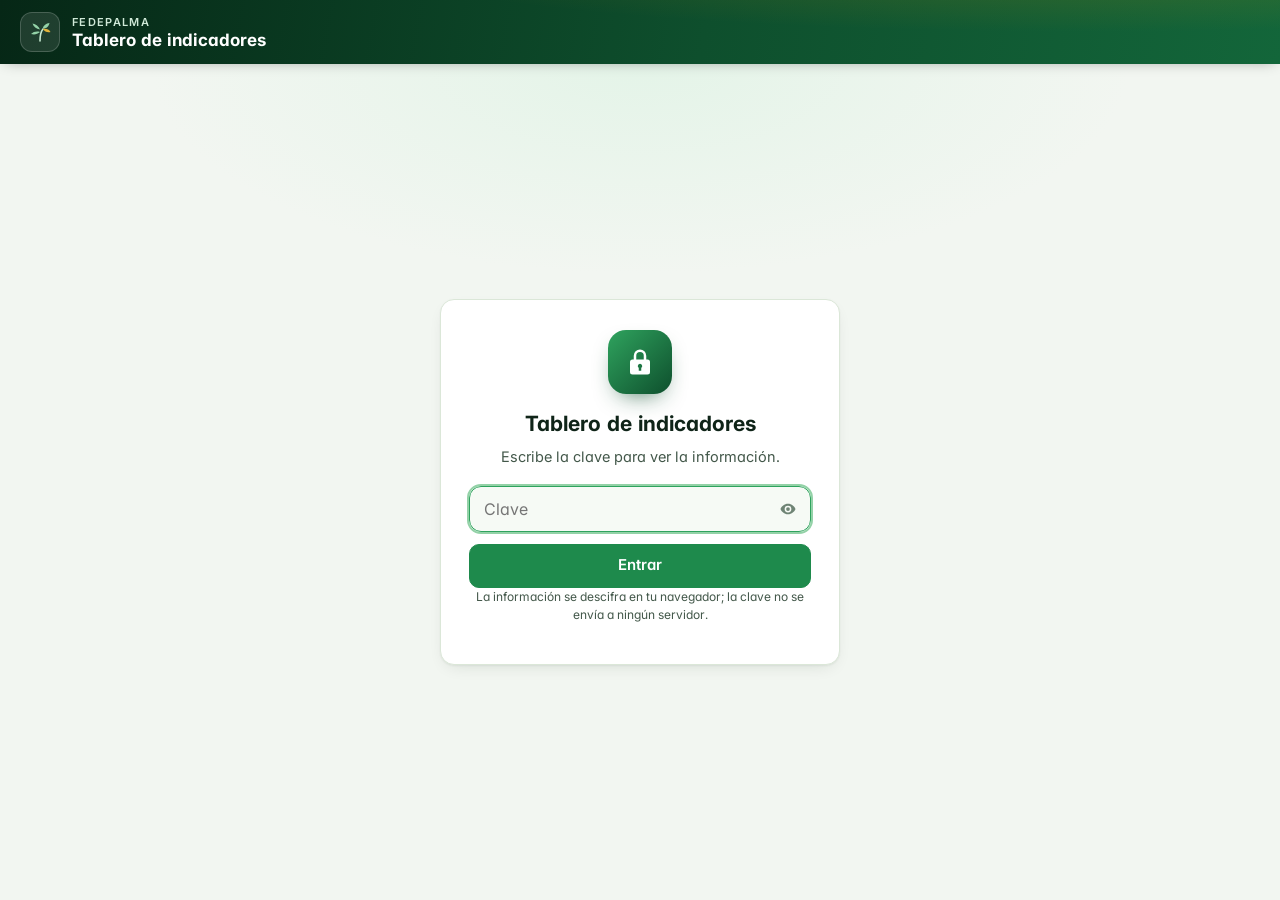
<file: index.html>
<!doctype html>
<html lang="es">
<head>
  <meta charset="utf-8">
  <meta name="viewport" content="width=device-width, initial-scale=1">
  <title>Tablero de indicadores</title>
  <meta name="description" content="Tablero interactivo construido a partir del archivo Excel: indicadores, gráficos, tablas por hoja y resumen de macros.">
  <meta name="theme-color" content="#0e4f2d">
  <link rel="icon" href="data:image/svg+xml,%3Csvg xmlns='http://www.w3.org/2000/svg' viewBox='0 0 24 24'%3E%3Crect width='24' height='24' rx='6' fill='%230e4f2d'/%3E%3Cpath d='M12 20c0-4.5.4-8 2.6-10.6' stroke='%23c4e7cf' stroke-width='1.6' fill='none' stroke-linecap='round'/%3E%3Cpath fill='%2393d2a7' d='M12 11.5c-3-1-5.6-.2-7.8 1.7 2.6.7 5.4.5 7.8-1.7zm0-2.3C10.8 6 8.5 4.3 5.5 3.8c.9 3 3.3 4.9 6.5 5.4zm2.4-.9C15.3 5.5 17.4 4 20.4 3.6c-.6 3-2.7 5-5.9 4.7z'/%3E%3C/svg%3E">
  <link rel="preconnect" href="https://fonts.googleapis.com">
  <link rel="preconnect" href="https://fonts.gstatic.com" crossorigin>
  <link href="https://fonts.googleapis.com/css2?family=Inter:wght@400;500;600;700;800&family=JetBrains+Mono:wght@400;600&display=swap" rel="stylesheet">
  <link rel="stylesheet" href="assets/css/styles.css">
</head>
<body>
  <header class="app-header">
    <div class="app-header__inner">
      <div class="brand">
        <div class="brand__mark" aria-hidden="true">
          <svg width="24" height="24" viewBox="0 0 24 24"><path d="M12 21c0-5 .5-9 3-12" fill="none" stroke="#c4e7cf" stroke-width="1.6" stroke-linecap="round"/><path fill="#93d2a7" d="M12 12c-3.5-1-6.5-.2-9 2 3 .8 6.2.6 9-2zm0-2.5C10.6 6 8 4 4.5 3.5c1 3.4 3.8 5.6 7.5 6zm2.6-1C15.6 5.2 18 3.4 21.5 3c-.7 3.5-3.1 5.8-6.9 5.5z"/><path fill="#e2b33a" d="M15 9c3.4-.6 6 .6 7.5 3-3.1.7-5.8-.3-7.5-3z"/></svg>
        </div>
        <div class="brand__text">
          <div class="brand__org" id="brand-org">Sector palmero</div>
          <div class="brand__title" id="brand-title">Tablero de indicadores</div>
        </div>
      </div>
      <div class="header-spacer"></div>
      <div class="file-chip" id="file-chip" hidden></div>
      <div class="header-actions">
        <button class="btn btn--gold" data-action="upload" type="button" title="Cargar una nueva versión del Excel">
          <svg width="16" height="16" viewBox="0 0 24 24" fill="currentColor" aria-hidden="true"><path d="M5 20h14v-2H5v2zM12 3 6.5 8.5l1.4 1.4L11 6.8V16h2V6.8l3.1 3.1 1.4-1.4L12 3z"/></svg>
          <span class="btn-label">Subir Excel</span>
        </button>
        <button class="icon-btn" id="btn-palette" type="button" aria-pressed="false">
          <svg width="18" height="18" viewBox="0 0 24 24" fill="currentColor" aria-hidden="true"><path d="M12 3a9 9 0 0 0 0 18c.8 0 1.5-.7 1.5-1.5 0-.4-.1-.7-.4-1-.2-.3-.4-.6-.4-1 0-.8.7-1.5 1.5-1.5H16a5 5 0 0 0 5-5c0-4.4-4-8-9-8zm-5.5 9a1.5 1.5 0 1 1 0-3 1.5 1.5 0 0 1 0 3zm3-4a1.5 1.5 0 1 1 0-3 1.5 1.5 0 0 1 0 3zm5 0a1.5 1.5 0 1 1 0-3 1.5 1.5 0 0 1 0 3zm3 4a1.5 1.5 0 1 1 0-3 1.5 1.5 0 0 1 0 3z"/></svg>
        </button>
        <button class="icon-btn" id="btn-print" type="button" title="Imprimir o guardar en PDF" aria-label="Imprimir o guardar en PDF">
          <svg width="18" height="18" viewBox="0 0 24 24" fill="currentColor" aria-hidden="true"><path d="M7 3h10v4H7zM5 8h14a2 2 0 0 1 2 2v6h-4v4H7v-4H3v-6a2 2 0 0 1 2-2zm4 7v3h6v-3H9z"/></svg>
        </button>
        <button class="icon-btn" id="btn-theme" type="button"></button>
        <button class="icon-btn" id="btn-lock" type="button" title="Bloquear el tablero" aria-label="Bloquear el tablero" hidden>
          <svg width="18" height="18" viewBox="0 0 24 24" fill="currentColor" aria-hidden="true"><path d="M12 2a5 5 0 0 1 5 5v3h1a2 2 0 0 1 2 2v8a2 2 0 0 1-2 2H6a2 2 0 0 1-2-2v-8a2 2 0 0 1 2-2h1V7a5 5 0 0 1 5-5zm0 2a3 3 0 0 0-3 3v3h6V7a3 3 0 0 0-3-3zm0 9.5a1.75 1.75 0 0 0-1 3.19V19h2v-2.31a1.75 1.75 0 0 0-1-3.19z"/></svg>
        </button>
      </div>
    </div>
  </header>

  <input type="file" id="file-input" accept=".xlsx,.xlsm,.xlsb,.xls,.xltx,.xltm,application/vnd.openxmlformats-officedocument.spreadsheetml.sheet,application/vnd.ms-excel.sheet.macroEnabled.12,application/vnd.ms-excel" hidden>

  <!-- Acceso con clave -->
  <section id="lock" class="lock" hidden>
    <form class="card lock__card" id="lock-form" autocomplete="off">
      <div class="lock__icon" aria-hidden="true">
        <svg width="30" height="30" viewBox="0 0 24 24" fill="currentColor"><path d="M12 2a5 5 0 0 1 5 5v3h1a2 2 0 0 1 2 2v8a2 2 0 0 1-2 2H6a2 2 0 0 1-2-2v-8a2 2 0 0 1 2-2h1V7a5 5 0 0 1 5-5zm0 2a3 3 0 0 0-3 3v3h6V7a3 3 0 0 0-3-3zm0 9.5a1.75 1.75 0 0 0-1 3.19V19h2v-2.31a1.75 1.75 0 0 0-1-3.19z"/></svg>
      </div>
      <h1 id="lock-title">Tablero protegido</h1>
      <p>Escribe la clave para ver la información.</p>
      <label class="sr-only" for="lock-pass">Clave</label>
      <div class="lock__field">
        <input id="lock-pass" type="password" placeholder="Clave" autocomplete="current-password" required>
        <button type="button" class="lock__eye" id="lock-eye" aria-label="Mostrar la clave" title="Mostrar la clave">
          <svg width="18" height="18" viewBox="0 0 24 24" fill="currentColor" aria-hidden="true"><path d="M12 5c5 0 8.7 3.6 10 7-1.3 3.4-5 7-10 7S3.3 15.4 2 12c1.3-3.4 5-7 10-7zm0 2.5A4.5 4.5 0 1 0 16.5 12 4.5 4.5 0 0 0 12 7.5zm0 2A2.5 2.5 0 1 1 9.5 12 2.5 2.5 0 0 1 12 9.5z"/></svg>
        </button>
      </div>
      <button class="btn btn--primary lock__btn" type="submit" id="lock-btn">Entrar</button>
      <div class="lock__error" id="lock-error" role="alert" hidden></div>
      <p class="lock__note">La información se descifra en tu navegador; la clave no se envía a ningún servidor.</p>
    </form>
  </section>

  <!-- Estado inicial: sin archivo -->
  <section id="empty" class="empty" hidden>
    <svg width="64" height="64" viewBox="0 0 24 24" aria-hidden="true"><rect width="24" height="24" rx="7" fill="var(--brand-100)"/><path d="M12 20c0-4.5.4-8 2.6-10.6" stroke="var(--brand-600)" stroke-width="1.5" fill="none" stroke-linecap="round"/><path fill="var(--brand-500)" d="M12 11.5c-3-1-5.6-.2-7.8 1.7 2.6.7 5.4.5 7.8-1.7zm0-2.3C10.8 6 8.5 4.3 5.5 3.8c.9 3 3.3 4.9 6.5 5.4zm2.4-.9C15.3 5.5 17.4 4 20.4 3.6c-.6 3-2.7 5-5.9 4.7z"/><path fill="var(--gold)" d="M14.6 8.6c3-.5 5.3.5 6.6 2.6-2.7.6-5.1-.2-6.6-2.6z"/></svg>
    <h1>Carga el Excel para ver el tablero</h1>
    <p>La página lee el archivo directamente en tu navegador (no se envía a ningún servidor): replica los gráficos de la hoja <b>Dashboard</b>, crea una sección por cada hoja con datos y resume lo que hacen las macros.</p>
    <div class="dropzone" id="dropzone" role="button" tabindex="0" aria-label="Seleccionar archivo de Excel">
      <svg width="34" height="34" viewBox="0 0 24 24" fill="var(--brand-600)" aria-hidden="true"><path d="M5 20h14v-2H5v2zM12 3 6.5 8.5l1.4 1.4L11 6.8V16h2V6.8l3.1 3.1 1.4-1.4L12 3z"/></svg>
      <div><b>Arrastra aquí el archivo</b> o haz clic para buscarlo</div>
      <div class="muted" style="font-size:12.5px;margin-top:4px">.xlsm, .xlsx o .xls</div>
    </div>
    <div class="features">
      <div class="card feature"><b>Gráficos del Dashboard</b><span>Mismo tipo, series y orden que en Excel, en tonos verdes o con los colores originales.</span></div>
      <div class="card feature"><b>Una sección por hoja</b><span>Indicadores con variación, gráfico configurable y tabla con búsqueda y descarga.</span></div>
      <div class="card feature"><b>Macros explicadas</b><span>Qué hace cada macro, qué hojas usa y a dónde llevaban sus botones.</span></div>
      <div class="card feature"><b>Se actualiza sola</b><span>Sube la nueva versión del archivo y todo el tablero se recalcula.</span></div>
    </div>
  </section>

  <!-- Aplicación -->
  <div id="app" class="layout" hidden>
    <aside class="sidebar" aria-label="Secciones">
      <nav class="nav" id="nav"></nav>
      <div class="sidebar__foot">
        Datos de <b id="foot-file">—</b>.<br>
        Para actualizar, usa <a href="#" data-action="upload" onclick="event.preventDefault()">Subir Excel</a>.
      </div>
    </aside>
    <main id="content" tabindex="-1"></main>
  </div>

  <div class="drop-overlay" id="drop-overlay" hidden><div>Suelta el Excel para actualizar el tablero</div></div>

  <script src="assets/vendor/xlsx.full.min.js"></script>
  <script src="assets/vendor/jszip.min.js"></script>
  <script src="assets/vendor/chart.umd.min.js"></script>
  <script src="assets/js/cifrado.js"></script>
  <script src="assets/js/correcciones.js"></script>
  <script src="assets/js/emf.js"></script>
  <script src="assets/js/ooxml.js"></script>
  <script src="assets/js/analysis.js"></script>
  <script src="assets/js/vba.js"></script>
  <script src="assets/js/app.js"></script>
</body>
</html>
</file>
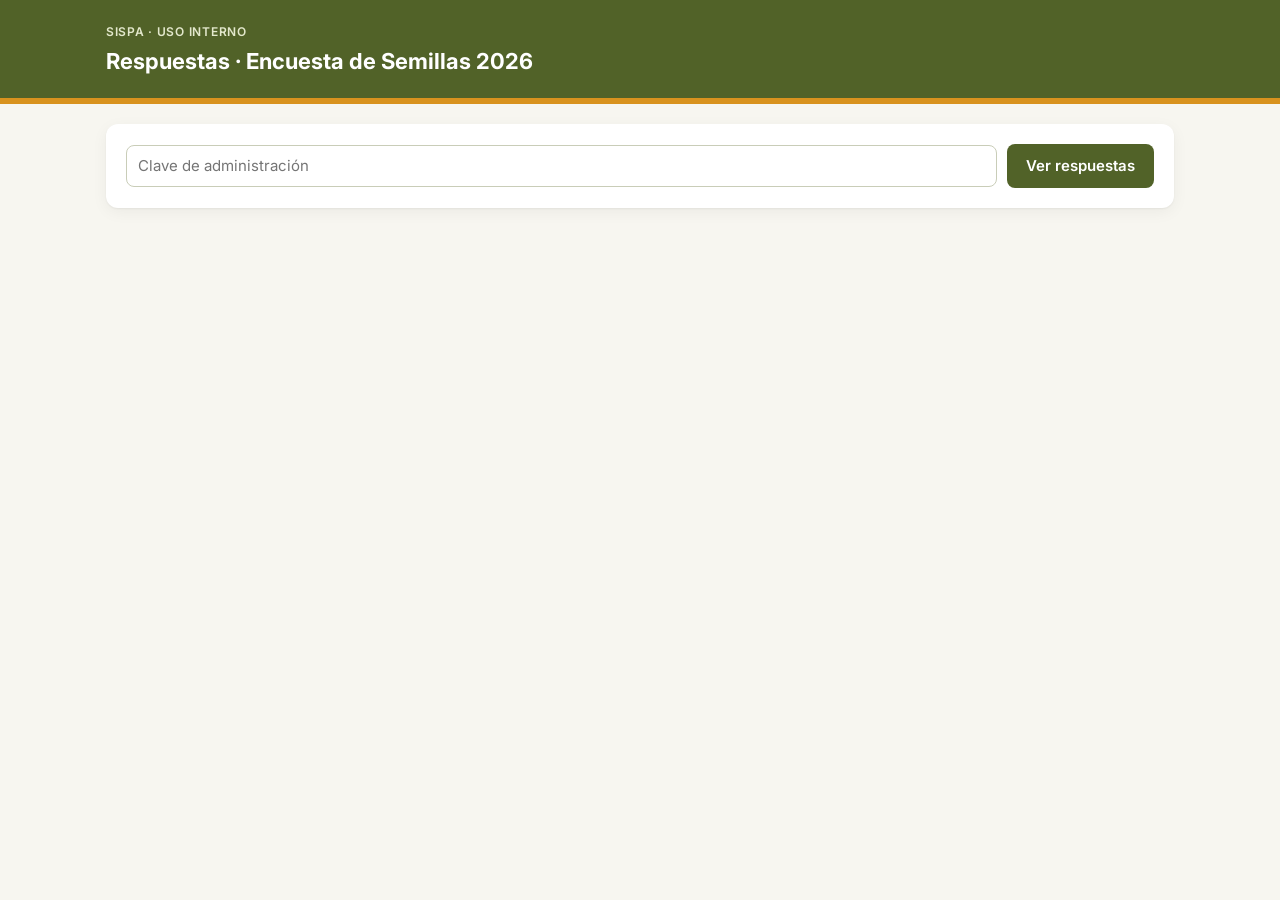
<file: admin-semillas.html>
<!doctype html>
<html lang="es">
<head>
  <meta charset="utf-8">
  <meta name="viewport" content="width=device-width, initial-scale=1">
  <meta name="robots" content="noindex, nofollow">
  <title>Respuestas Encuesta de Semillas</title>
  <meta name="theme-color" content="#516228">
  <link rel="preconnect" href="https://fonts.googleapis.com">
  <link rel="preconnect" href="https://fonts.gstatic.com" crossorigin>
  <link href="https://fonts.googleapis.com/css2?family=Inter:wght@400;500;600;700;800&display=swap" rel="stylesheet">
  <style>
    :root { --olive: #516228; --olive-dark: #3b4a1c; --olive-mid: #9aa259; --olive-soft: #eef1e3; --ochre: #d8921e;
      --bg: #f7f6f0; --text: #2b2f22; --muted: #5f6650; --line: #dcdfcf; --error: #b3261e; }
    * { box-sizing: border-box; }
    body { margin: 0; background: var(--bg); color: var(--text); font: 15px/1.5 Inter, system-ui, sans-serif; }
    [hidden] { display: none !important; }
    header { background: var(--olive); color: #fff; border-bottom: 6px solid var(--ochre); }
    header div { max-width: 1100px; margin: 0 auto; padding: 20px 16px; }
    header small { color: #e3e8cc; text-transform: uppercase; letter-spacing: .06em; font-weight: 600; font-size: 12px; }
    header h1 { margin: 2px 0 0; font-size: 22px; }
    main { max-width: 1100px; margin: 0 auto; padding: 20px 16px 48px; }
    .panel { background: #fff; border-radius: 12px; box-shadow: 0 1px 2px rgba(0,0,0,.05), 0 4px 16px rgba(0,0,0,.05); padding: 20px; margin-bottom: 16px; }
    .row { display: flex; gap: 10px; flex-wrap: wrap; align-items: center; }
    input[type=password] { font: inherit; border: 1px solid #c9cdb8; border-radius: 8px; padding: 9px 11px; min-height: 42px; flex: 1 1 240px; }
    .btn { font: inherit; font-weight: 600; border-radius: 8px; padding: 10px 18px; min-height: 42px; cursor: pointer; border: 1px solid transparent; }
    .btn--primary { background: var(--olive); color: #fff; }
    .btn--accent { background: var(--ochre); color: #2b2008; }
    .btn--ghost { background: #fff; border-color: #c9cdb8; color: var(--olive-dark); }
    .error { color: var(--error); margin: 10px 0 0; }
    .stats { display: grid; grid-template-columns: repeat(auto-fit, minmax(170px, 1fr)); gap: 10px; margin-bottom: 16px; }
    .stat { background: var(--olive-soft); border-radius: 10px; padding: 12px 14px; }
    .stat b { display: block; font-size: 22px; color: var(--olive-dark); }
    .stat span { font-size: 12.5px; color: var(--muted); }
    .check { display: inline-flex; gap: 8px; align-items: center; }
    .check input { accent-color: var(--olive); width: 18px; height: 18px; }
    .wrap { overflow-x: auto; }
    table { width: 100%; border-collapse: collapse; font-size: 13.5px; }
    th, td { text-align: left; padding: 8px; border-bottom: 1px solid var(--line); white-space: nowrap; }
    th { color: var(--muted); font-weight: 600; }
    tr.old td { color: #9aa08a; }
  </style>
</head>
<body>
  <header><div><small>SISPA · Uso interno</small><h1>Respuestas · Encuesta de Semillas 2026</h1></div></header>
  <main>
    <div class="panel" id="login">
      <form class="row" id="login-form">
        <input type="password" id="clave" placeholder="Clave de administración" autocomplete="current-password" required>
        <button class="btn btn--primary" type="submit">Ver respuestas</button>
      </form>
      <p class="error" id="login-error" hidden></p>
    </div>

    <div id="datos" hidden>
      <div class="stats" id="stats"></div>
      <div class="panel">
        <div class="row" style="justify-content:space-between">
          <label class="check"><input type="checkbox" id="solo-ultimo" checked> Solo el envío más reciente de cada NIT</label>
          <div class="row">
            <button class="btn btn--ghost" id="actualizar" type="button">Actualizar</button>
            <button class="btn btn--accent" id="excel" type="button">Descargar Excel</button>
            <button class="btn btn--ghost" id="salir" type="button">Salir</button>
          </div>
        </div>
      </div>
      <div class="panel">
        <h2 style="margin:0 0 10px;font-size:17px;color:var(--olive-dark)">Envíos recibidos</h2>
        <div class="wrap"><table><thead><tr><th>Recibido (hora Colombia)</th><th>Radicado</th><th>NIT</th><th>Empresa</th><th>Actividad</th><th>Materiales</th><th>Ventas</th><th>Diligenció</th></tr></thead><tbody id="tabla"></tbody></table></div>
      </div>
    </div>
  </main>

  <script src="assets/vendor/xlsx.full.min.js"></script>
  <script>
  (function () {
    'use strict';
    var KEY = 'admin-semillas-clave';
    var $ = function (s) { return document.querySelector(s); };
    var data = null;

    function getClave() { try { return sessionStorage.getItem(KEY) || ''; } catch (e) { return ''; } }
    function setClave(v) { try { if (v) sessionStorage.setItem(KEY, v); else sessionStorage.removeItem(KEY); } catch (e) { /* sin almacenamiento */ } }
    function esc(s) { return String(s == null ? '' : s).replace(/[&<>"]/g, function (c) { return { '&': '&amp;', '<': '&lt;', '>': '&gt;', '"': '&quot;' }[c]; }); }
    function hora(utc) { return utc ? new Date(utc.replace(' ', 'T') + 'Z').toLocaleString('es-CO', { timeZone: 'America/Bogota' }) : ''; }
    var fmt = new Intl.NumberFormat('es-CO');

    function cargar(clave) {
      $('#login-error').hidden = true;
      return fetch('api/exportar', { headers: { authorization: 'Bearer ' + clave } })
        .then(function (r) { return r.json().catch(function () { return { ok: false, error: 'Respuesta inesperada (' + r.status + ').' }; }); })
        .then(function (res) {
          if (!res.ok) throw new Error(res.error || 'No se pudo cargar.');
          setClave(clave);
          data = res;
          $('#login').hidden = true;
          $('#datos').hidden = false;
          render();
        })
        .catch(function (err) {
          setClave('');
          $('#login').hidden = false;
          $('#datos').hidden = true;
          $('#login-error').textContent = err.message;
          $('#login-error').hidden = false;
        });
    }

    // The newest envío per NIT supersedes earlier ones (a company re-sends to correct data).
    function vigentes() {
      var ultimo = {};
      data.envios.forEach(function (e) { ultimo[e.nit] = e.id; });
      return ultimo;
    }
    function filtrados() {
      if (!$('#solo-ultimo').checked) return data;
      var ult = vigentes();
      var ok = function (x) { return ult[x.nit] === (x.envio_id || x.id); };
      return { envios: data.envios.filter(ok), materiales: data.materiales.filter(ok), ventas: data.ventas.filter(ok) };
    }

    function render() {
      var d = filtrados();
      var ult = vigentes();
      var empresas = Object.keys(ult).length;
      var cuenta = function (list, id) { return list.filter(function (x) { return x.envio_id === id; }).length; };
      var sum = function (list) { return list.reduce(function (a, x) { return a + (x.cantidad || 0); }, 0); };
      $('#stats').innerHTML = [
        [empresas, 'Empresas (NIT distintos)'],
        [data.envios.length, 'Envíos recibidos en total'],
        [d.envios.filter(function (e) { return e.actividad === 'No'; }).length, 'Empresas sin actividad'],
        [d.materiales.length, 'Registros de materiales'],
        [d.ventas.length, 'Ventas registradas'],
        [fmt.format(sum(d.ventas)), 'Semillas vendidas'],
      ].map(function (s) { return '<div class="stat"><b>' + s[0] + '</b><span>' + s[1] + '</span></div>'; }).join('');
      $('#tabla').innerHTML = data.envios.slice().reverse().map(function (e) {
        return '<tr class="' + (ult[e.nit] === e.id ? '' : 'old') + '"><td>' + esc(hora(e.recibido)) + '</td><td>' + esc(e.id) + '</td><td>' + esc(e.nit) +
          '</td><td>' + esc(e.empresa) + '</td><td>' + esc(e.actividad) + '</td><td>' + cuenta(data.materiales, e.id) +
          '</td><td>' + cuenta(data.ventas, e.id) + '</td><td>' + esc(e.dil) + '</td></tr>';
      }).join('') || '<tr><td colspan="8">Aún no hay respuestas.</td></tr>';
    }

    function excel() {
      var d = filtrados();
      var ult = vigentes();
      var mapE = function (e) {
        return { 'Radicado': e.id, 'Recibido (hora Colombia)': hora(e.recibido), 'Envío vigente': ult[e.nit] === e.id ? 'Sí' : 'No',
          'NIT': e.nit, 'Empresa': e.empresa, 'Representante legal': e.rep, 'Identificación representante': e.rep_id,
          'Teléfono': e.tel, 'Celular': e.cel, 'Fax': e.fax, 'Dirección': e.direccion, 'Ciudad': e.ciudad,
          'Diligenciado por': e.dil, 'Cargo': e.cargo, 'Correo': e.correo, 'Fecha declarada': e.fecha,
          'Reporta actividad': e.actividad, 'Observaciones': e.obs, 'Declaración': e.declaracion ? 'Acepto' : '' };
      };
      var mapM = function (m) {
        return { 'Radicado': m.envio_id, 'NIT': m.nit, 'Empresa': m.empresa, 'N°': m.n, 'Categoría': m.categoria, 'Material': m.material,
          'Cantidad bruta': m.cantidad, 'Densidad sugerida (palmas/ha)': m.densidad, 'Descarte sugerido (%)': m.descarte, 'Año': m.anio,
          'Edad (meses)': m.edad, 'Municipio de siembra': m.municipio, 'Hectáreas sembradas': m.hectareas, 'Observaciones': m.obs };
      };
      var mapV = function (v) {
        return { 'Radicado': v.envio_id, 'NIT vendedor': v.nit, 'Empresa vendedora': v.empresa, 'N°': v.n, 'Año': v.anio,
          'Comprador': v.comprador, 'Identificación comprador': v.comprador_id, 'Teléfono comprador': v.telefono, 'Material': v.material,
          'Cantidad bruta': v.cantidad, 'Departamento destino': v.departamento, 'Municipio destino': v.municipio,
          'Tipo de comprador': v.tipo, 'Observaciones': v.obs };
      };
      var wb = XLSX.utils.book_new();
      // Headers come from mapping an empty record, so sheets without rows still have their columns.
      [[d.envios, mapE, 'Empresas'], [d.materiales, mapM, 'Inventario y uso'], [d.ventas, mapV, 'Ventas']].forEach(function (s) {
        var header = Object.keys(s[1]({}));
        var ws = XLSX.utils.json_to_sheet(s[0].map(s[1]), { header: header });
        ws['!cols'] = header.map(function (h) { return { wch: Math.max(12, Math.min(40, h.length + 4)) }; });
        XLSX.utils.book_append_sheet(wb, ws, s[2]);
      });
      XLSX.writeFile(wb, 'Encuesta_Semillas_2026_respuestas_' + new Date().toISOString().slice(0, 10) + '.xlsx');
    }

    $('#login-form').addEventListener('submit', function (ev) { ev.preventDefault(); cargar($('#clave').value); });
    $('#actualizar').addEventListener('click', function () { cargar(getClave()); });
    $('#excel').addEventListener('click', excel);
    $('#solo-ultimo').addEventListener('change', render);
    $('#salir').addEventListener('click', function () { setClave(''); location.reload(); });
    if (getClave()) cargar(getClave());
  })();
  </script>
</body>
</html>
</file>
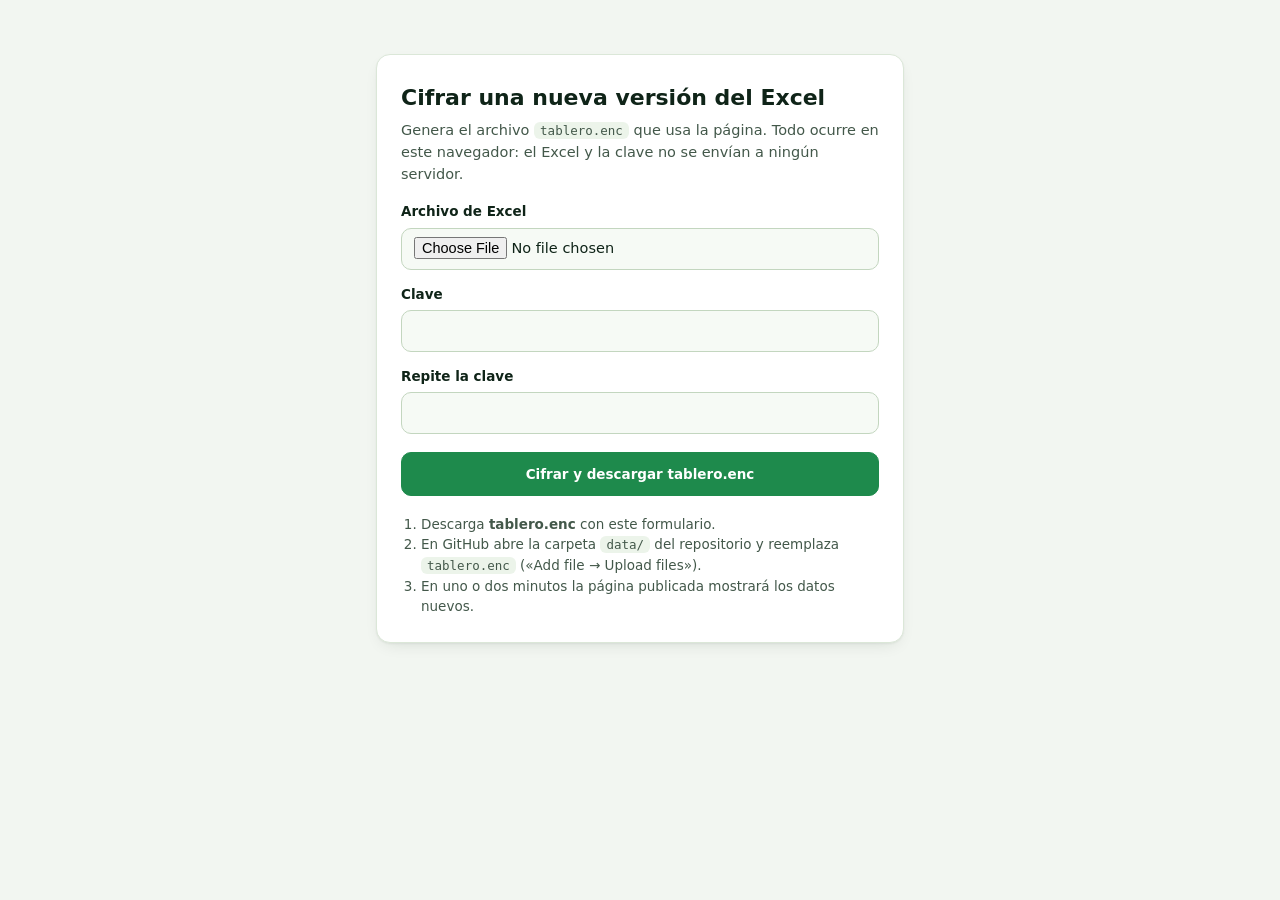
<file: cifrar.html>
<!doctype html>
<html lang="es">
<head>
  <meta charset="utf-8">
  <meta name="viewport" content="width=device-width, initial-scale=1">
  <title>Cifrar Excel del tablero</title>
  <meta name="robots" content="noindex">
  <link rel="stylesheet" href="assets/css/styles.css">
  <style>
    .tool { max-width: 560px; margin: 6vh auto; padding: 0 16px; }
    .tool .card { padding: 26px 24px; }
    .tool h1 { font-size: 22px; margin: 0 0 6px; }
    .tool p { color: var(--text-2); margin: 0 0 16px; }
    .tool label { display: block; font-weight: 600; font-size: 13.5px; margin: 14px 0 6px; }
    .tool input[type=password], .tool input[type=file] { width: 100%; height: 42px; padding: 8px 12px; border-radius: 10px; border: 1px solid var(--border-strong); background: var(--surface-2); }
    .tool .btn { margin-top: 18px; width: 100%; height: 44px; }
    .tool .msg { margin-top: 14px; font-size: 13.5px; }
    .tool ol { color: var(--text-2); padding-left: 20px; margin: 18px 0 0; font-size: 13.5px; }
  </style>
</head>
<body>
  <main class="tool">
    <form class="card" id="f">
      <h1>Cifrar una nueva versión del Excel</h1>
      <p>Genera el archivo <code class="inline">tablero.enc</code> que usa la página. Todo ocurre en este navegador: el Excel y la clave no se envían a ningún servidor.</p>
      <label for="file">Archivo de Excel</label>
      <input id="file" type="file" accept=".xlsx,.xlsm,.xlsb,.xls" required>
      <label for="p1">Clave</label>
      <input id="p1" type="password" autocomplete="new-password" required>
      <label for="p2">Repite la clave</label>
      <input id="p2" type="password" autocomplete="new-password" required>
      <button class="btn btn--primary" type="submit" id="go">Cifrar y descargar tablero.enc</button>
      <div class="msg" id="msg" role="status"></div>
      <ol>
        <li>Descarga <b>tablero.enc</b> con este formulario.</li>
        <li>En GitHub abre la carpeta <code class="inline">data/</code> del repositorio y reemplaza <code class="inline">tablero.enc</code> («Add file → Upload files»).</li>
        <li>En uno o dos minutos la página publicada mostrará los datos nuevos.</li>
      </ol>
    </form>
  </main>
  <script src="assets/js/cifrado.js"></script>
  <script>
    document.getElementById('f').addEventListener('submit', async (e) => {
      e.preventDefault();
      const msg = document.getElementById('msg'), go = document.getElementById('go');
      const file = document.getElementById('file').files[0];
      const p1 = document.getElementById('p1').value, p2 = document.getElementById('p2').value;
      if (p1 !== p2) { msg.textContent = 'Las claves no coinciden.'; return; }
      go.disabled = true;
      msg.textContent = 'Cifrando…';
      try {
        const enc = await Cifrado.encrypt(await file.arrayBuffer(), file.name, p1);
        const check = await Cifrado.decrypt(enc, p1);
        if (check.buffer.byteLength !== file.size) throw new Error('La verificación falló.');
        const a = document.createElement('a');
        a.href = URL.createObjectURL(new Blob([enc], { type: 'application/octet-stream' }));
        a.download = 'tablero.enc';
        a.click();
        setTimeout(() => URL.revokeObjectURL(a.href), 4000);
        msg.textContent = 'Listo: se descargó tablero.enc (' + (enc.length / 1048576).toFixed(1).replace('.', ',') + ' MB). Súbelo a la carpeta data/.';
      } catch (err) {
        msg.textContent = 'No se pudo cifrar: ' + err.message;
      } finally {
        go.disabled = false;
      }
    });
  </script>
</body>
</html>
</file>
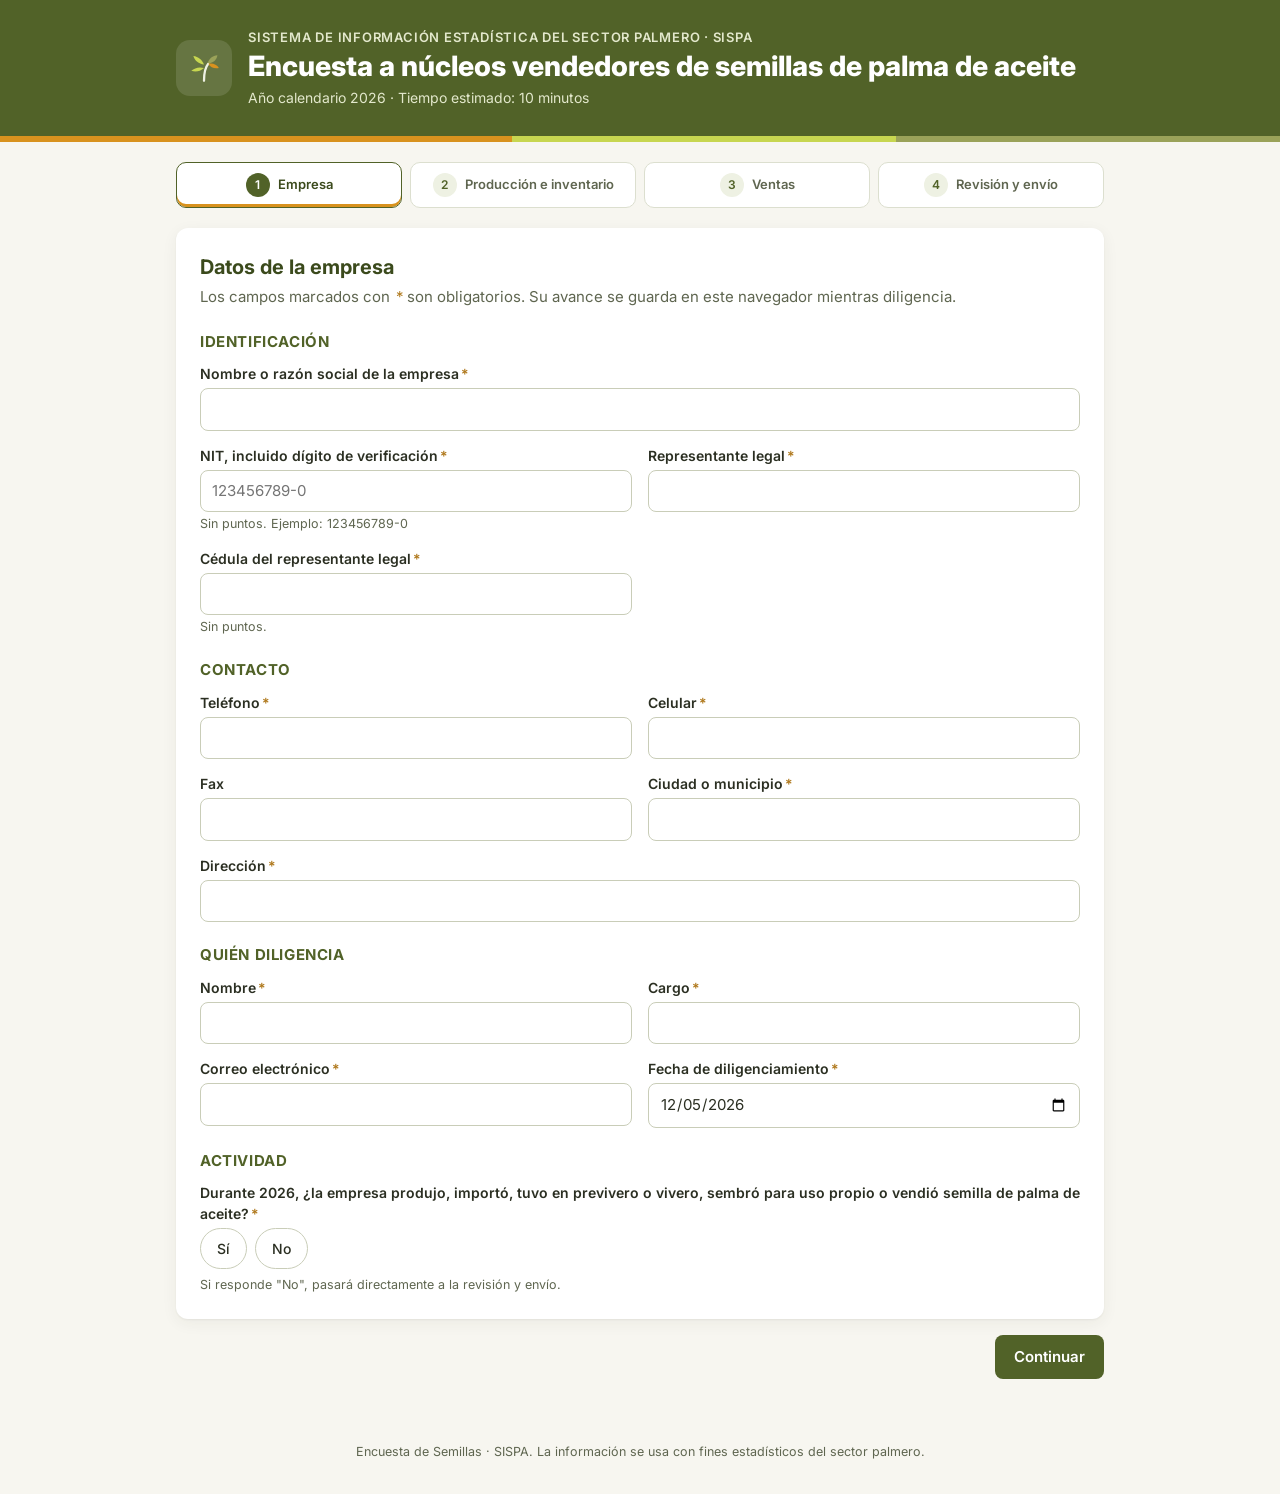
<file: encuesta-semillas.html>
<!doctype html>
<html lang="es">
<head>
  <meta charset="utf-8">
  <meta name="viewport" content="width=device-width, initial-scale=1">
  <title>Encuesta de Semillas 2026</title>
  <meta name="description" content="Encuesta a núcleos vendedores de semillas de palma de aceite, año calendario 2026 (SISPA).">
  <meta name="theme-color" content="#516228">
  <link rel="icon" href="data:image/svg+xml,%3Csvg xmlns='http://www.w3.org/2000/svg' viewBox='0 0 24 24'%3E%3Crect width='24' height='24' rx='6' fill='%23516228'/%3E%3Cpath d='M12 20c0-4.5.4-8 2.6-10.6' stroke='%23eef1e3' stroke-width='1.6' fill='none' stroke-linecap='round'/%3E%3Cpath fill='%23c7d650' d='M12 11.5c-3-1-5.6-.2-7.8 1.7 2.6.7 5.4.5 7.8-1.7zm0-2.3C10.8 6 8.5 4.3 5.5 3.8c.9 3 3.3 4.9 6.5 5.4z'/%3E%3Cpath fill='%23d8921e' d='M14.4 8.3C15.3 5.5 17.4 4 20.4 3.6c-.6 3-2.7 5-5.9 4.7z'/%3E%3C/svg%3E">
  <link rel="preconnect" href="https://fonts.googleapis.com">
  <link rel="preconnect" href="https://fonts.gstatic.com" crossorigin>
  <link href="https://fonts.googleapis.com/css2?family=Inter:wght@400;500;600;700;800&display=swap" rel="stylesheet">
  <style>
    :root {
      /* Paleta tomada de fedepalma.org: verde oliva del logo y ocre de los botones. */
      --olive: #516228;
      --olive-dark: #3b4a1c;
      --olive-mid: #9aa259;
      --olive-soft: #eef1e3;
      --lime: #c7d650;
      --ochre: #d8921e;
      --ochre-dark: #af781b;
      --ochre-soft: #fbf1e1;
      --bg: #f7f6f0;
      --surface: #ffffff;
      --text: #2b2f22;
      --muted: #5f6650;
      --line: #dcdfcf;
      --error: #b3261e;
      --error-soft: #fdecea;
      --radius: 12px;
      --shadow: 0 1px 2px rgba(43, 47, 34, .06), 0 4px 16px rgba(43, 47, 34, .06);
    }
    * { box-sizing: border-box; }
    html { scroll-behavior: smooth; }
    body {
      margin: 0; background: var(--bg); color: var(--text);
      font: 15px/1.5 Inter, system-ui, -apple-system, "Segoe UI", sans-serif;
    }
    [hidden] { display: none !important; }

    /* Encabezado */
    .hero { background: var(--olive); color: #fff; position: relative; overflow: hidden; }
    .hero::after {
      content: ""; position: absolute; inset: auto 0 0 0; height: 6px;
      background: linear-gradient(90deg, var(--ochre) 0 40%, var(--lime) 40% 70%, var(--olive-mid) 70%);
    }
    .hero__inner { max-width: 960px; margin: 0 auto; padding: 28px 16px 34px; display: flex; gap: 16px; align-items: center; }
    .hero__mark { flex: none; width: 56px; height: 56px; border-radius: 14px; background: rgba(255,255,255,.12); display: grid; place-items: center; }
    .hero__org { font-size: 13px; letter-spacing: .06em; text-transform: uppercase; color: #e3e8cc; font-weight: 600; }
    .hero h1 { margin: 2px 0 4px; font-size: clamp(20px, 3.4vw, 28px); line-height: 1.2; font-weight: 800; }
    .hero p { margin: 0; color: #e3e8cc; font-size: 14px; }

    main { max-width: 960px; margin: 0 auto; padding: 20px 16px 64px; }

    /* Pasos */
    .steps { display: grid; grid-template-columns: repeat(4, 1fr); gap: 8px; margin: 0 0 20px; padding: 0; list-style: none; }
    .steps button {
      width: 100%; border: 1px solid var(--line); background: var(--surface); color: var(--muted);
      border-radius: 10px; padding: 10px 8px; font: inherit; font-size: 13px; font-weight: 600; cursor: pointer;
      display: flex; align-items: center; gap: 8px; justify-content: center; text-align: left;
    }
    .steps button:disabled { opacity: .45; cursor: not-allowed; }
    .steps .num { flex: none; width: 24px; height: 24px; border-radius: 50%; display: grid; place-items: center; background: var(--olive-soft); color: var(--olive); font-size: 12px; }
    .steps button[aria-current="step"] { border-color: var(--olive); color: var(--olive-dark); box-shadow: inset 0 -3px 0 var(--ochre); }
    .steps button[aria-current="step"] .num { background: var(--olive); color: #fff; }
    .steps button.done .num { background: var(--olive-mid); color: #fff; }
    @media (max-width: 620px) { .steps .label { display: none; } }

    /* Tarjetas */
    .panel { background: var(--surface); border-radius: var(--radius); box-shadow: var(--shadow); padding: 24px; margin-bottom: 16px; }
    .panel h2 { margin: 0 0 4px; font-size: 20px; color: var(--olive-dark); }
    .panel h3 { margin: 22px 0 10px; font-size: 15px; color: var(--olive); text-transform: uppercase; letter-spacing: .04em; }
    .lead { margin: 0 0 16px; color: var(--muted); }
    @media (max-width: 620px) { .panel { padding: 18px 16px; } }

    .grid { display: grid; grid-template-columns: repeat(2, minmax(0, 1fr)); gap: 14px 16px; }
    .grid .full { grid-column: 1 / -1; }
    @media (max-width: 620px) { .grid { grid-template-columns: 1fr; } }

    /* Campos */
    .field label, .field .legend { display: block; font-weight: 600; font-size: 14px; margin-bottom: 4px; }
    .req { color: var(--ochre-dark); margin-left: 2px; }
    .hint { display: block; color: var(--muted); font-size: 12.5px; margin-top: 3px; }
    input[type=text], input[type=email], input[type=date], input[type=tel], select, textarea {
      width: 100%; font: inherit; color: var(--text); background: #fff;
      border: 1px solid #c9cdb8; border-radius: 8px; padding: 9px 11px; min-height: 42px;
    }
    textarea { min-height: 84px; resize: vertical; }
    input:focus, select:focus, textarea:focus { outline: 3px solid rgba(216, 146, 30, .35); border-color: var(--ochre); }
    .field.invalid input, .field.invalid select, .field.invalid textarea { border-color: var(--error); background: var(--error-soft); }
    .error { display: none; color: var(--error); font-size: 12.5px; margin-top: 3px; font-weight: 500; }
    .field.invalid .error { display: block; }

    .choices { display: flex; flex-wrap: wrap; gap: 8px; }
    .choice { position: relative; }
    .choice input { position: absolute; opacity: 0; }
    .choice span {
      display: inline-block; padding: 9px 16px; border: 1px solid #c9cdb8; border-radius: 999px; background: #fff;
      cursor: pointer; font-weight: 500;
    }
    .choice input:checked + span { background: var(--olive); border-color: var(--olive); color: #fff; }
    .choice input:focus-visible + span { outline: 3px solid rgba(216, 146, 30, .45); }
    .check { display: flex; gap: 10px; align-items: flex-start; font-weight: 500; }
    .check input { width: 20px; height: 20px; margin-top: 2px; accent-color: var(--olive); flex: none; }

    /* Registros repetibles */
    .item { border: 1px solid var(--line); border-left: 4px solid var(--olive-mid); border-radius: 10px; padding: 16px; margin-bottom: 14px; background: #fcfcf8; }
    .item__head { display: flex; align-items: center; justify-content: space-between; margin-bottom: 12px; gap: 8px; }
    .item__title { font-weight: 700; color: var(--olive-dark); }
    .empty { border: 1px dashed #c9cdb8; border-radius: 10px; padding: 18px; text-align: center; color: var(--muted); margin-bottom: 14px; }

    /* Botones */
    .btn {
      display: inline-flex; align-items: center; justify-content: center; gap: 8px; font: inherit; font-weight: 600;
      border-radius: 8px; padding: 10px 18px; min-height: 42px; cursor: pointer; border: 1px solid transparent; text-decoration: none;
    }
    .btn--primary { background: var(--olive); color: #fff; }
    .btn--primary:hover { background: var(--olive-dark); }
    .btn--accent { background: var(--ochre); color: #2b2008; }
    .btn--accent:hover { background: #c98419; }
    .btn--ghost { background: #fff; color: var(--olive-dark); border-color: #c9cdb8; }
    .btn--ghost:hover { border-color: var(--olive); }
    .btn--link { background: none; color: var(--error); padding: 6px 8px; min-height: 0; font-size: 13px; }
    .nav { display: flex; justify-content: space-between; gap: 10px; flex-wrap: wrap; margin-top: 8px; }
    .nav .spacer { flex: 1; }

    /* Resumen */
    .totals { display: grid; grid-template-columns: repeat(auto-fit, minmax(160px, 1fr)); gap: 10px; margin: 6px 0 16px; }
    .stat { background: var(--olive-soft); border-radius: 10px; padding: 12px 14px; }
    .stat b { display: block; font-size: 20px; color: var(--olive-dark); }
    .stat span { font-size: 12.5px; color: var(--muted); }
    .notice { background: var(--ochre-soft); border-left: 4px solid var(--ochre); border-radius: 8px; padding: 12px 14px; margin: 0 0 16px; }
    .notice--ok { background: var(--olive-soft); border-left-color: var(--olive); }
    table.summary { width: 100%; border-collapse: collapse; font-size: 13.5px; margin-bottom: 8px; }
    table.summary th, table.summary td { text-align: left; padding: 7px 8px; border-bottom: 1px solid var(--line); vertical-align: top; }
    table.summary th { color: var(--muted); font-weight: 600; width: 40%; }
    .table-wrap { overflow-x: auto; }
    .trap { position: absolute; left: -10000px; width: 1px; height: 1px; overflow: hidden; }
    .notice ul { margin: 6px 0 0; padding-left: 20px; }
    .btn:disabled { opacity: .6; cursor: wait; }
    footer { text-align: center; color: var(--muted); font-size: 12.5px; padding: 0 16px 32px; }
  </style>
</head>
<body>
  <header class="hero">
    <div class="hero__inner">
      <div class="hero__mark" aria-hidden="true">
        <svg width="34" height="34" viewBox="0 0 24 24"><path d="M12 21c0-5 .5-9 3-12" fill="none" stroke="#eef1e3" stroke-width="1.6" stroke-linecap="round"/><path fill="#c7d650" d="M12 12c-3.5-1-6.5-.2-9 2 3 .8 6.2.6 9-2zm0-2.5C10.6 6 8 4 4.5 3.5c1 3.4 3.8 5.6 7.5 6z"/><path fill="#9aa259" d="M14.6 8.5C15.6 5.2 18 3.4 21.5 3c-.7 3.5-3.1 5.8-6.9 5.5z"/><path fill="#d8921e" d="M15 9c3.4-.6 6 .6 7.5 3-3.1.7-5.8-.3-7.5-3z"/></svg>
      </div>
      <div>
        <div class="hero__org">Sistema de Información Estadística del Sector Palmero · SISPA</div>
        <h1>Encuesta a núcleos vendedores de semillas de palma de aceite</h1>
        <p>Año calendario <span data-anio>2026</span> · Tiempo estimado: 10 minutos</p>
      </div>
    </div>
  </header>

  <main>
    <ol class="steps" id="steps">
      <li><button type="button" data-goto="0"><span class="num">1</span><span class="label">Empresa</span></button></li>
      <li><button type="button" data-goto="1"><span class="num">2</span><span class="label">Producción e inventario</span></button></li>
      <li><button type="button" data-goto="2"><span class="num">3</span><span class="label">Ventas</span></button></li>
      <li><button type="button" data-goto="3"><span class="num">4</span><span class="label">Revisión y envío</span></button></li>
    </ol>

    <form id="encuesta" novalidate autocomplete="on">
      <!-- Paso 1 -->
      <section class="step" data-step="0">
        <div class="panel">
          <h2>Datos de la empresa</h2>
          <p class="lead">Los campos marcados con <span class="req">*</span> son obligatorios. Su avance se guarda en este navegador mientras diligencia.</p>

          <h3>Identificación</h3>
          <div class="grid">
            <div class="field full"><label for="emp_nombre">Nombre o razón social de la empresa<span class="req">*</span></label><input type="text" id="emp_nombre" name="emp_nombre" required autocomplete="organization"><span class="error"></span></div>
            <div class="field"><label for="emp_nit">NIT, incluido dígito de verificación<span class="req">*</span></label><input type="text" id="emp_nit" name="emp_nit" required data-kind="nit" placeholder="123456789-0"><span class="hint">Sin puntos. Ejemplo: 123456789-0</span><span class="error"></span></div>
            <div class="field"><label for="emp_rep">Representante legal<span class="req">*</span></label><input type="text" id="emp_rep" name="emp_rep" required><span class="error"></span></div>
            <div class="field"><label for="emp_rep_id">Cédula del representante legal<span class="req">*</span></label><input type="text" id="emp_rep_id" name="emp_rep_id" required data-kind="doc" inputmode="numeric"><span class="hint">Sin puntos.</span><span class="error"></span></div>
          </div>

          <h3>Contacto</h3>
          <div class="grid">
            <div class="field"><label for="emp_tel">Teléfono<span class="req">*</span></label><input type="tel" id="emp_tel" name="emp_tel" required data-kind="tel"><span class="error"></span></div>
            <div class="field"><label for="emp_cel">Celular<span class="req">*</span></label><input type="tel" id="emp_cel" name="emp_cel" required data-kind="tel"><span class="error"></span></div>
            <div class="field"><label for="emp_fax">Fax</label><input type="tel" id="emp_fax" name="emp_fax" data-kind="tel"><span class="error"></span></div>
            <div class="field"><label for="emp_ciudad">Ciudad o municipio<span class="req">*</span></label><input type="text" id="emp_ciudad" name="emp_ciudad" required><span class="error"></span></div>
            <div class="field full"><label for="emp_dir">Dirección<span class="req">*</span></label><input type="text" id="emp_dir" name="emp_dir" required autocomplete="street-address"><span class="error"></span></div>
          </div>

          <h3>Quién diligencia</h3>
          <div class="grid">
            <div class="field"><label for="emp_dil">Nombre<span class="req">*</span></label><input type="text" id="emp_dil" name="emp_dil" required autocomplete="name"><span class="error"></span></div>
            <div class="field"><label for="emp_cargo">Cargo<span class="req">*</span></label><input type="text" id="emp_cargo" name="emp_cargo" required><span class="error"></span></div>
            <div class="field"><label for="emp_correo">Correo electrónico<span class="req">*</span></label><input type="email" id="emp_correo" name="emp_correo" required data-kind="email" autocomplete="email"><span class="error"></span></div>
            <div class="field"><label for="emp_fecha">Fecha de diligenciamiento<span class="req">*</span></label><input type="date" id="emp_fecha" name="emp_fecha" required><span class="error"></span></div>
          </div>

          <h3>Actividad</h3>
          <div class="field" data-radio="emp_actividad">
            <span class="legend">Durante <span data-anio>2026</span>, ¿la empresa produjo, importó, tuvo en previvero o vivero, sembró para uso propio o vendió semilla de palma de aceite?<span class="req">*</span></span>
            <div class="choices" role="radiogroup">
              <label class="choice"><input type="radio" name="emp_actividad" value="Sí" required><span>Sí</span></label>
              <label class="choice"><input type="radio" name="emp_actividad" value="No"><span>No</span></label>
            </div>
            <span class="hint">Si responde "No", pasará directamente a la revisión y envío.</span>
            <span class="error"></span>
          </div>
        </div>
        <div class="nav"><span class="spacer"></span><button type="button" class="btn btn--primary" data-next>Continuar</button></div>
      </section>

      <!-- Paso 2 -->
      <section class="step" data-step="1" hidden>
        <div class="panel">
          <h2>Producción, inventario y siembra propia</h2>
          <p class="lead">Agregue un registro por cada variedad o material y categoría: semilla producida, en previvero, en vivero, importada o sembrada por la propia empresa. Puede agregar todos los que necesite.</p>
          <div id="materiales"></div>
          <div class="empty" id="materiales-vacio">Aún no hay materiales registrados. Si la empresa no tuvo producción, inventario ni siembra propia, continúe a Ventas.</div>
          <button type="button" class="btn btn--accent" id="add-material">+ Agregar material</button>
        </div>
        <div class="nav"><button type="button" class="btn btn--ghost" data-prev>Atrás</button><span class="spacer"></span><button type="button" class="btn btn--primary" data-next>Continuar</button></div>
      </section>

      <!-- Paso 3 -->
      <section class="step" data-step="2" hidden>
        <div class="panel">
          <h2>Ventas de semilla</h2>
          <p class="lead">Registre las personas, compañías o entidades a las que la empresa vendió semilla de palma de aceite. Un registro por cada combinación de comprador y material.</p>
          <div id="ventas"></div>
          <div class="empty" id="ventas-vacio">Aún no hay ventas registradas. Si la empresa no vendió semilla, continúe a la revisión.</div>
          <button type="button" class="btn btn--accent" id="add-venta">+ Agregar venta</button>
        </div>
        <div class="nav"><button type="button" class="btn btn--ghost" data-prev>Atrás</button><span class="spacer"></span><button type="button" class="btn btn--primary" data-next>Continuar</button></div>
      </section>

      <!-- Paso 4 -->
      <section class="step" data-step="3" hidden>
        <div class="panel">
          <h2>Revisión y envío</h2>
          <div id="resumen"></div>

          <div class="field" style="margin-top:16px">
            <label for="obs_general">Observaciones generales</label>
            <textarea id="obs_general" name="obs_general" maxlength="2000"></textarea>
            <span class="hint">Opcional.</span>
          </div>

          <div class="field" id="declaracion-wrap" style="margin-top:16px">
            <label class="check"><input type="checkbox" id="declaracion" name="declaracion" required><span>Declaro que la información suministrada es completa y corresponde al año calendario <span data-anio>2026</span>.<span class="req">*</span></span></label>
            <span class="error"></span>
          </div>

          <h3>Enviar</h3>
          <p class="lead">Al enviar, sus respuestas quedan registradas en la encuesta y recibirá un número de radicado.</p>
          <div class="trap" aria-hidden="true"><label>No llene este campo <input type="text" name="sitio_web" tabindex="-1" autocomplete="off"></label></div>
          <div class="nav" style="justify-content:flex-start">
            <button type="button" class="btn btn--primary" id="enviar">Enviar respuestas</button>
          </div>
          <div class="notice" id="envio-error" role="alert" hidden style="margin-top:14px"></div>
        </div>
        <div class="nav"><button type="button" class="btn btn--ghost" data-prev>Atrás</button><span class="spacer"></span><button type="button" class="btn btn--link" id="limpiar">Borrar todo y empezar de nuevo</button></div>
      </section>

      <!-- Confirmación -->
      <section class="step" data-step="4" hidden>
        <div class="panel">
          <h2>¡Gracias! Sus respuestas fueron recibidas</h2>
          <p class="notice notice--ok">Número de radicado: <b id="radicado"></b>. Guárdelo como constancia del envío.</p>
          <p class="lead">Si necesita corregir algo, diligencie la encuesta de nuevo con el mismo NIT: se tomará el envío más reciente.</p>
          <div class="nav" style="justify-content:flex-start">
            <button type="button" class="btn btn--ghost" id="copia">Descargar copia de mis respuestas (Excel)</button>
            <button type="button" class="btn btn--accent" id="nueva">Diligenciar otra encuesta</button>
          </div>
        </div>
      </section>
    </form>
  </main>

  <footer>Encuesta de Semillas · SISPA. La información se usa con fines estadísticos del sector palmero.</footer>

  <template id="tpl-material">
    <div class="item" data-item="material">
      <div class="item__head"><span class="item__title"></span><button type="button" class="btn btn--link" data-remove>Quitar</button></div>
      <div class="grid">
        <div class="field full"><label>Tipo de registro<span class="req">*</span></label>
          <select name="cat" required>
            <option value="">Seleccione…</option>
          </select><span class="error"></span></div>
        <div class="field full"><label>Variedad, material o tipo de semilla<span class="req">*</span></label><input type="text" name="mat" required><span class="error"></span></div>
        <div class="field" data-only="prod pre viv imp sie"><label data-label="cant">Cantidad bruta en número de semillas, sin descartes<span class="req">*</span></label><input type="text" name="cant" required data-kind="int" data-min="0" inputmode="numeric"><span class="hint">Número entero.</span><span class="error"></span></div>
        <div class="field" data-only="prod pre viv imp"><label>Densidad de siembra sugerida (palmas/ha)<span class="req">*</span></label><input type="text" name="dens" required data-kind="dec" data-gt="0" inputmode="decimal"><span class="error"></span></div>
        <div class="field" data-only="prod pre viv imp"><label>Porcentaje de descarte sugerido (%)<span class="req">*</span></label><input type="text" name="desc" required data-kind="dec" data-min="0" data-max="100" inputmode="decimal"><span class="hint">Entre 0 y 100. Ejemplo: 12,5</span><span class="error"></span></div>
        <div class="field" data-only="prod imp sie"><label data-label="anio">Año<span class="req">*</span></label><input type="text" name="anio" required data-kind="int" data-min="2000" data-max="2026" inputmode="numeric"><span class="error"></span></div>
        <div class="field" data-only="pre viv"><label>Edad (meses)<span class="req">*</span></label><input type="text" name="edad" required data-kind="dec" data-min="0" inputmode="decimal"><span class="error"></span></div>
        <div class="field" data-only="sie"><label>Municipio donde fue sembrada<span class="req">*</span></label><input type="text" name="mun" required><span class="error"></span></div>
        <div class="field" data-only="sie"><label>Hectáreas sembradas<span class="req">*</span></label><input type="text" name="ha" required data-kind="dec" data-min="0" inputmode="decimal"><span class="hint">Admite decimales.</span><span class="error"></span></div>
        <div class="field full" data-only="prod pre viv imp sie"><label>Observaciones</label><input type="text" name="obs" maxlength="1000"></div>
      </div>
    </div>
  </template>

  <template id="tpl-venta">
    <div class="item" data-item="venta">
      <div class="item__head"><span class="item__title"></span><button type="button" class="btn btn--link" data-remove>Quitar</button></div>
      <div class="grid">
        <div class="field full"><label>Razón social o nombre del comprador<span class="req">*</span></label><input type="text" name="razon" required><span class="error"></span></div>
        <div class="field"><label>NIT, cédula o identificación del comprador<span class="req">*</span></label><input type="text" name="id" required data-kind="doc"><span class="error"></span></div>
        <div class="field"><label>Teléfono de contacto<span class="req">*</span></label><input type="tel" name="tel" required data-kind="tel"><span class="error"></span></div>
        <div class="field"><label>Variedad, material o tipo de semilla comprada<span class="req">*</span></label><input type="text" name="mat" required><span class="error"></span></div>
        <div class="field"><label>Semillas compradas (cantidad bruta, sin descartes)<span class="req">*</span></label><input type="text" name="cant" required data-kind="int" data-gt="0" inputmode="numeric"><span class="error"></span></div>
        <div class="field"><label>Departamento de siembra definitiva<span class="req">*</span></label><select name="dep" required><option value="">Seleccione…</option></select><span class="error"></span></div>
        <div class="field"><label>Municipio de siembra definitiva<span class="req">*</span></label><input type="text" name="mun" required><span class="error"></span></div>
        <div class="field"><label>Año de la venta<span class="req">*</span></label><input type="text" name="anio" required data-kind="int" data-min="2000" data-max="2026" inputmode="numeric"><span class="error"></span></div>
        <div class="field"><label>Tipo de comprador<span class="req">*</span></label>
          <select name="tipo" required>
            <option value="">Seleccione…</option>
            <option>Intermediario</option>
            <option>Cultivador de palma de aceite</option>
            <option>Intermediario y cultivador</option>
          </select><span class="hint">Intermediario: distribuye semilla a terceros.</span><span class="error"></span></div>
        <div class="field full"><label>Observaciones</label><input type="text" name="obs" maxlength="1000"></div>
      </div>
    </div>
  </template>

  <script src="assets/vendor/xlsx.full.min.js"></script>
  <script>
  (function () {
    'use strict';

    // Ajustes de la operación. Las respuestas se envían a la función de Cloudflare en functions/api/respuestas.js.
    var CONFIG = { anio: 2026, api: 'api/respuestas' };

    var CATS = [
      { id: 'prod', label: 'Semilla producida en ' + CONFIG.anio, anio: 'Año de producción' },
      { id: 'pre', label: 'Semilla en previvero para venta o entrega' },
      { id: 'viv', label: 'Semilla en vivero para venta o entrega' },
      { id: 'imp', label: 'Semilla importada', anio: 'Año de importación' },
      { id: 'sie', label: 'Semilla sembrada por la propia empresa', anio: 'Año de siembra', cant: 'Cantidad de semilla sembrada' },
    ];
    var DEPARTAMENTOS = ['Amazonas', 'Antioquia', 'Arauca', 'Atlántico', 'Bogotá D.C.', 'Bolívar', 'Boyacá',
      'Caldas', 'Caquetá', 'Casanare', 'Cauca', 'Cesar', 'Chocó', 'Córdoba', 'Cundinamarca', 'Guainía',
      'Guaviare', 'Huila', 'La Guajira', 'Magdalena', 'Meta', 'Nariño', 'Norte de Santander', 'Putumayo',
      'Quindío', 'Risaralda', 'San Andrés, Providencia y Santa Catalina', 'Santander', 'Sucre', 'Tolima',
      'Valle del Cauca', 'Vaupés', 'Vichada'];
    var STORE_KEY = 'encuesta-semillas-' + CONFIG.anio;
    var EMP_FIELDS = ['emp_nombre', 'emp_nit', 'emp_rep', 'emp_rep_id', 'emp_tel', 'emp_cel', 'emp_fax', 'emp_ciudad',
      'emp_dir', 'emp_dil', 'emp_cargo', 'emp_correo', 'emp_fecha'];

    var $ = function (sel, root) { return (root || document).querySelector(sel); };
    var $$ = function (sel, root) { return Array.prototype.slice.call((root || document).querySelectorAll(sel)); };
    var form = $('#encuesta');
    var current = 0;

    $$('[data-anio]').forEach(function (el) { el.textContent = CONFIG.anio; });

    // ---------- Números ----------
    function parseNumber(raw, kind) {
      var s = String(raw || '').trim().replace(/\s+/g, '');
      if (!s) return null;
      if (kind === 'int') {
        if (/^\d{1,3}(\.\d{3})+$/.test(s)) s = s.replace(/\./g, '');
        return /^\d+$/.test(s) ? Number(s) : NaN;
      }
      if (/^\d{1,3}(\.\d{3})+(,\d+)?$/.test(s)) s = s.replace(/\./g, '');
      s = s.replace(',', '.');
      return /^\d+(\.\d+)?$/.test(s) ? Number(s) : NaN;
    }
    var fmt = new Intl.NumberFormat('es-CO', { maximumFractionDigits: 2 });

    // ---------- Validación ----------
    function fieldOf(el) { return el.closest('.field'); }
    function setError(field, msg) {
      if (!field) return;
      field.classList.toggle('invalid', !!msg);
      var e = $('.error', field);
      if (e) e.textContent = msg || '';
    }
    // Only fields hidden by the chosen category or by "no activity" are skipped; the steps
    // themselves are hidden while browsing other steps and must still be validated.
    function isVisible(el) { var f = el.closest('[data-only], #declaracion-wrap'); return !(f && f.hidden); }
    function checkInput(el) {
      var v = (el.value || '').trim();
      var kind = el.dataset.kind;
      if (!v) return el.required ? 'Este campo es obligatorio.' : '';
      if (kind === 'int' || kind === 'dec') {
        var n = parseNumber(v, kind);
        if (isNaN(n)) return kind === 'int' ? 'Escriba un número entero, sin decimales.' : 'Escriba un número. Use coma para decimales, por ejemplo 12,5.';
        if (el.dataset.gt != null && !(n > Number(el.dataset.gt))) return 'Debe ser mayor que ' + el.dataset.gt + '.';
        if (el.dataset.min != null && n < Number(el.dataset.min)) return 'Debe ser mayor o igual que ' + el.dataset.min + '.';
        if (el.dataset.max != null && n > Number(el.dataset.max)) return 'Debe ser menor o igual que ' + el.dataset.max + '.';
      }
      if (kind === 'nit' && !/^\d{5,12}-?\d$/.test(v.replace(/[.\s]/g, ''))) return 'Formato esperado: 123456789-0';
      if (kind === 'doc' && !/^[0-9A-Za-z.\-\s]{4,20}$/.test(v)) return 'Revise el número de identificación.';
      if (kind === 'tel' && !/^[0-9+()\-\s]{7,20}$/.test(v)) return 'Revise el número: solo dígitos, espacios, + o guiones.';
      if (kind === 'email' && !/^[^\s@]+@[^\s@]+\.[^\s@]+$/.test(v)) return 'Escriba un correo válido, por ejemplo nombre@empresa.com';
      return '';
    }
    function validateStep(step) {
      var section = $('.step[data-step="' + step + '"]');
      var first = null;
      $$('input:not([type=radio]):not([type=checkbox]), select, textarea', section).forEach(function (el) {
        if (!isVisible(el)) return;
        var msg = checkInput(el);
        setError(fieldOf(el), msg);
        if (msg && !first) first = el;
      });
      $$('[data-radio]', section).forEach(function (f) {
        var name = f.dataset.radio;
        var ok = !!$('input[name="' + name + '"]:checked', f);
        setError(f, ok ? '' : 'Seleccione una opción.');
        if (!ok && !first) first = $('input', f);
      });
      $$('input[type=checkbox][required]', section).forEach(function (el) {
        if (!isVisible(el)) return;
        setError(fieldOf(el), el.checked ? '' : 'Debe aceptar la declaración para enviar.');
        if (!el.checked && !first) first = el;
      });
      if (first) {
        fieldOf(first).scrollIntoView({ block: 'center' });
        first.focus({ preventScroll: true });
      }
      return !first;
    }
    form.addEventListener('focusout', function (ev) {
      var el = ev.target;
      if (el.matches('input:not([type=radio]):not([type=checkbox]), select, textarea') && fieldOf(el)) {
        setError(fieldOf(el), el.value ? checkInput(el) : '');
      }
    });
    form.addEventListener('change', function (ev) {
      if (ev.target.type === 'radio' || ev.target.type === 'checkbox') setError(fieldOf(ev.target) || ev.target.closest('[data-radio]'), '');
    });

    // ---------- Registros repetibles ----------
    function fillSelect(sel, options) {
      options.forEach(function (o) {
        var opt = document.createElement('option');
        opt.value = typeof o === 'string' ? o : o.id;
        opt.textContent = typeof o === 'string' ? o : o.label;
        sel.appendChild(opt);
      });
    }
    function applyCategory(item) {
      var cat = $('select[name=cat]', item).value;
      var meta = CATS.filter(function (c) { return c.id === cat; })[0] || {};
      $$('[data-only]', item).forEach(function (f) {
        f.hidden = !cat || f.dataset.only.split(' ').indexOf(cat) < 0;
        if (f.hidden) setError(f, '');
      });
      var lAnio = $('[data-label=anio]', item);
      lAnio.firstChild.textContent = meta.anio || 'Año';
      $('[data-label=cant]', item).firstChild.textContent = meta.cant || 'Cantidad bruta en número de semillas, sin descartes';
    }
    function renumber(listId, noun) {
      var items = $$('#' + listId + ' .item');
      items.forEach(function (it, i) { $('.item__title', it).textContent = noun + ' ' + (i + 1); });
      $('#' + listId + '-vacio').hidden = items.length > 0;
    }
    function addItem(kind, data, focus) {
      var tpl = $('#tpl-' + kind).content.cloneNode(true);
      var item = $('.item', tpl);
      if (kind === 'material') {
        fillSelect($('select[name=cat]', item), CATS);
        $('select[name=cat]', item).addEventListener('change', function () { applyCategory(item); });
      } else {
        fillSelect($('select[name=dep]', item), DEPARTAMENTOS);
        $('input[name=anio]', item).value = CONFIG.anio;
      }
      Object.keys(data || {}).forEach(function (k) {
        var el = $('[name="' + k + '"]', item);
        if (el) el.value = data[k];
      });
      $('[data-remove]', item).addEventListener('click', function () {
        if (!confirm('¿Quitar este registro?')) return;
        item.remove();
        renumber(kind === 'material' ? 'materiales' : 'ventas', kind === 'material' ? 'Material' : 'Venta');
        save();
      });
      var list = $(kind === 'material' ? '#materiales' : '#ventas');
      list.appendChild(item);
      if (kind === 'material') applyCategory(item);
      renumber(kind === 'material' ? 'materiales' : 'ventas', kind === 'material' ? 'Material' : 'Venta');
      if (focus) { item.scrollIntoView({ block: 'start' }); $('select, input', item).focus({ preventScroll: true }); }
      return item;
    }
    $('#add-material').addEventListener('click', function () { addItem('material', null, true); save(); });
    $('#add-venta').addEventListener('click', function () { addItem('venta', null, true); save(); });

    // ---------- Estado ----------
    function readItems(listSel) {
      return $$(listSel + ' .item').map(function (it) {
        var o = {};
        $$('input, select', it).forEach(function (el) {
          if (isVisible(el)) o[el.name] = el.value.trim();
        });
        return o;
      });
    }
    function collect() {
      var emp = {};
      EMP_FIELDS.forEach(function (k) { emp[k] = form.elements[k].value.trim(); });
      var act = $('input[name=emp_actividad]:checked');
      return {
        empresa: emp,
        actividad: act ? act.value : '',
        materiales: readItems('#materiales'),
        ventas: readItems('#ventas'),
        obs: form.elements.obs_general.value.trim(),
        declaracion: form.elements.declaracion.checked,
      };
    }
    function save() {
      try { localStorage.setItem(STORE_KEY, JSON.stringify(collect())); } catch (e) { /* sin almacenamiento */ }
    }
    function restore() {
      var d = null;
      try { d = JSON.parse(localStorage.getItem(STORE_KEY) || 'null'); } catch (e) { d = null; }
      if (!d) {
        form.elements.emp_fecha.value = new Date().toISOString().slice(0, 10);
        return;
      }
      EMP_FIELDS.forEach(function (k) { if (d.empresa && d.empresa[k] != null) form.elements[k].value = d.empresa[k]; });
      if (d.actividad) { var r = $('input[name=emp_actividad][value="' + d.actividad + '"]'); if (r) r.checked = true; }
      (d.materiales || []).forEach(function (m) { addItem('material', m); });
      (d.ventas || []).forEach(function (v) { addItem('venta', v); });
      form.elements.obs_general.value = d.obs || '';
      form.elements.declaracion.checked = !!d.declaracion;
    }
    var saveTimer;
    form.addEventListener('input', function () { clearTimeout(saveTimer); saveTimer = setTimeout(save, 300); });
    form.addEventListener('change', save);

    // ---------- Navegación ----------
    function sinActividad() { var a = $('input[name=emp_actividad]:checked'); return a && a.value === 'No'; }
    function show(step) {
      current = step;
      $$('.step').forEach(function (s) { s.hidden = Number(s.dataset.step) !== step; });
      $$('#steps button').forEach(function (b) {
        var n = Number(b.dataset.goto);
        if (n === step) b.setAttribute('aria-current', 'step'); else b.removeAttribute('aria-current');
        b.classList.toggle('done', n < step);
        b.disabled = sinActividad() && (n === 1 || n === 2);
      });
      if (step === 3) renderResumen();
      window.scrollTo({ top: 0 });
    }
    function next() {
      if (!validateStep(current)) return;
      var to = current + 1;
      if (current === 0 && sinActividad()) to = 3;
      show(to);
    }
    function prev() {
      var to = current - 1;
      if (current === 3 && sinActividad()) to = 0;
      show(Math.max(0, to));
    }
    $$('[data-next]').forEach(function (b) { b.addEventListener('click', next); });
    $$('[data-prev]').forEach(function (b) { b.addEventListener('click', prev); });
    $$('#steps button').forEach(function (b) {
      b.addEventListener('click', function () {
        var to = Number(b.dataset.goto);
        if (to > current) {
          for (var s = current; s < to; s++) {
            if (sinActividad() && s > 0 && s < 3) continue;
            if (!validateStep(s)) { show(s); validateStep(s); return; }
          }
        }
        show(to);
      });
    });
    form.addEventListener('submit', function (ev) { ev.preventDefault(); });

    // ---------- Resumen ----------
    function esc(s) { return String(s == null ? '' : s).replace(/[&<>"]/g, function (c) { return { '&': '&amp;', '<': '&lt;', '>': '&gt;', '"': '&quot;' }[c]; }); }
    function sum(list, key) { return list.reduce(function (a, x) { var n = parseNumber(x[key], 'int'); return a + (isNaN(n) || n == null ? 0 : n); }, 0); }
    function renderResumen() {
      var d = collect();
      var h = '';
      $('#declaracion-wrap').hidden = d.actividad === 'No';
      if (d.actividad === 'No') {
        h += '<p class="notice">La empresa indicó que no tuvo actividad de semilla en ' + CONFIG.anio + '. Descargue el archivo y envíelo para dejar constancia.</p>';
      } else {
        var porCat = CATS.map(function (c) {
          var items = d.materiales.filter(function (m) { return m.cat === c.id; });
          return { label: c.label, n: items.length, total: sum(items, 'cant') };
        });
        h += '<div class="totals">';
        porCat.forEach(function (c) { h += '<div class="stat"><b>' + fmt.format(c.total) + '</b><span>' + esc(c.label) + ' · ' + c.n + ' registro(s)</span></div>'; });
        h += '<div class="stat"><b>' + fmt.format(sum(d.ventas, 'cant')) + '</b><span>Semillas vendidas · ' + d.ventas.length + ' venta(s)</span></div>';
        h += '</div>';
        if (!d.materiales.length && !d.ventas.length) {
          h += '<p class="notice">Indicó que la empresa tuvo actividad en ' + CONFIG.anio + ', pero no registró materiales ni ventas. Revise los pasos 2 y 3.</p>';
        }
      }
      var e = d.empresa;
      h += '<div class="table-wrap"><table class="summary"><tbody>' +
        [['Empresa', e.emp_nombre], ['NIT', e.emp_nit], ['Representante legal', e.emp_rep], ['Diligenciado por', e.emp_dil + (e.emp_cargo ? ' · ' + e.emp_cargo : '')], ['Correo', e.emp_correo], ['Actividad en ' + CONFIG.anio, d.actividad]]
          .map(function (r) { return '<tr><th>' + esc(r[0]) + '</th><td>' + esc(r[1]) + '</td></tr>'; }).join('') +
        '</tbody></table></div>';
      $('#resumen').innerHTML = h;
    }

    // ---------- Excel ----------
    function numOrText(v, kind) { var n = parseNumber(v, kind); return n == null || isNaN(n) ? (v || '') : n; }
    function catLabel(id) { var c = CATS.filter(function (x) { return x.id === id; })[0]; return c ? c.label : id; }
    function buildWorkbook(d) {
      var e = d.empresa;
      var generado = new Date().toLocaleString('es-CO');
      var empresa = [{
        'NIT': e.emp_nit, 'Empresa': e.emp_nombre, 'Representante legal': e.emp_rep, 'Identificación representante': e.emp_rep_id,
        'Teléfono': e.emp_tel, 'Celular': e.emp_cel, 'Fax': e.emp_fax, 'Dirección': e.emp_dir, 'Ciudad': e.emp_ciudad,
        'Diligenciado por': e.emp_dil, 'Cargo': e.emp_cargo, 'Correo': e.emp_correo, 'Fecha declarada': e.emp_fecha,
        ['Reporta actividad ' + CONFIG.anio]: d.actividad, 'Observaciones': d.obs,
        'Declaración': d.actividad === 'No' ? '' : (d.declaracion ? 'Acepto' : ''), 'Generado': generado,
      }];
      var activo = d.actividad !== 'No';
      var materiales = (activo ? d.materiales : []).map(function (m, i) {
        return {
          'NIT': e.emp_nit, 'Empresa': e.emp_nombre, 'N°': i + 1, 'Categoría': catLabel(m.cat), 'Material': m.mat,
          'Cantidad bruta': numOrText(m.cant, 'int'), 'Densidad sugerida (palmas/ha)': numOrText(m.dens, 'dec'),
          'Descarte sugerido (%)': numOrText(m.desc, 'dec'), 'Año': numOrText(m.anio, 'int'), 'Edad (meses)': numOrText(m.edad, 'dec'),
          'Municipio de siembra': m.mun || '', 'Hectáreas sembradas': numOrText(m.ha, 'dec'), 'Observaciones': m.obs || '',
        };
      });
      var ventas = (activo ? d.ventas : []).map(function (v, i) {
        return {
          'NIT vendedor': e.emp_nit, 'Empresa vendedora': e.emp_nombre, 'N°': i + 1, 'Año': numOrText(v.anio, 'int'),
          'Comprador': v.razon, 'Identificación comprador': v.id, 'Teléfono comprador': v.tel, 'Material': v.mat,
          'Cantidad bruta': numOrText(v.cant, 'int'), 'Departamento destino': v.dep, 'Municipio destino': v.mun,
          'Tipo de comprador': v.tipo, 'Observaciones': v.obs || '',
        };
      });
      var headers = {
        materiales: ['NIT', 'Empresa', 'N°', 'Categoría', 'Material', 'Cantidad bruta', 'Densidad sugerida (palmas/ha)', 'Descarte sugerido (%)', 'Año', 'Edad (meses)', 'Municipio de siembra', 'Hectáreas sembradas', 'Observaciones'],
        ventas: ['NIT vendedor', 'Empresa vendedora', 'N°', 'Año', 'Comprador', 'Identificación comprador', 'Teléfono comprador', 'Material', 'Cantidad bruta', 'Departamento destino', 'Municipio destino', 'Tipo de comprador', 'Observaciones'],
      };
      var wb = XLSX.utils.book_new();
      function sheet(rows, header, name) {
        var ws = XLSX.utils.json_to_sheet(rows, { header: header || Object.keys(rows[0]) });
        ws['!cols'] = (header || Object.keys(rows[0])).map(function (h) { return { wch: Math.max(12, Math.min(40, h.length + 4)) }; });
        XLSX.utils.book_append_sheet(wb, ws, name);
      }
      sheet(empresa, null, 'Empresa');
      sheet(materiales, headers.materiales, 'Inventario y uso');
      sheet(ventas, headers.ventas, 'Ventas');
      return wb;
    }
    // ---------- Envío ----------
    var enviado = null;
    function showError(msg, detalles) {
      var box = $('#envio-error');
      box.innerHTML = esc(msg) + (detalles && detalles.length ? '<ul>' + detalles.map(function (x) { return '<li>' + esc(x) + '</li>'; }).join('') + '</ul>' : '');
      box.hidden = false;
      box.scrollIntoView({ block: 'center' });
    }
    $('#enviar').addEventListener('click', function () {
      var steps = sinActividad() ? [0, 3] : [0, 1, 2, 3];
      for (var i = 0; i < steps.length; i++) {
        if (!validateStep(steps[i])) {
          if (steps[i] !== 3) { show(steps[i]); validateStep(steps[i]); }
          return;
        }
      }
      var d = collect();
      var payload = Object.assign({ anio: CONFIG.anio, sitio_web: form.elements.sitio_web.value }, d);
      var btn = $('#enviar');
      btn.disabled = true;
      btn.textContent = 'Enviando…';
      $('#envio-error').hidden = true;
      fetch(CONFIG.api, { method: 'POST', headers: { 'content-type': 'application/json' }, body: JSON.stringify(payload) })
        .then(function (r) { return r.json().catch(function () { return { ok: false, error: 'Respuesta inesperada del servidor (' + r.status + ').' }; }); })
        .then(function (res) {
          if (!res.ok) { showError(res.error || 'No se pudo enviar.', res.detalles); return; }
          enviado = d;
          $('#radicado').textContent = res.radicado;
          try { localStorage.removeItem(STORE_KEY); } catch (e) { /* sin almacenamiento */ }
          $('#steps').hidden = true;
          show(4);
        })
        .catch(function () { showError('No hay conexión con el servidor. Sus respuestas siguen guardadas en este navegador; intente de nuevo en unos minutos.'); })
        .then(function () { btn.disabled = false; btn.textContent = 'Enviar respuestas'; });
    });
    $('#copia').addEventListener('click', function () {
      if (!enviado) return;
      var nit = (enviado.empresa.emp_nit || 'empresa').replace(/[^0-9A-Za-z-]/g, '');
      XLSX.writeFile(buildWorkbook(enviado), 'Semillas' + CONFIG.anio + '_' + nit + '_' + $('#radicado').textContent + '.xlsx');
    });
    $('#nueva').addEventListener('click', function () { location.reload(); });

    $('#limpiar').addEventListener('click', function () {
      if (!confirm('Se borrarán todas las respuestas de este navegador. ¿Continuar?')) return;
      try { localStorage.removeItem(STORE_KEY); } catch (e) { /* sin almacenamiento */ }
      location.reload();
    });

    restore();
    show(0);
  })();
  </script>
</body>
</html>
</file>
<file: assets/css/styles.css>
/* ==========================================================================
   Tablero de indicadores — tonos verdes
   ========================================================================== */
:root {
  color-scheme: light;
  --bg: #f2f6f1;
  --bg-pattern: #e6efe4;
  --surface: #ffffff;
  --surface-2: #f6faf5;
  --surface-3: #ecf4ea;
  --border: #dbe7d8;
  --border-strong: #c3d6bf;
  --text: #0f2418;
  --text-2: #43584a;
  --muted: #6f8475;
  --grid: #e7eee5;

  --brand-950: #062716;
  --brand-900: #0a3a21;
  --brand-800: #0e4f2d;
  --brand-700: #13663a;
  --brand-600: #1e8a4c;
  --brand-500: #2fa35e;
  --brand-400: #5dbb7f;
  --brand-300: #93d2a7;
  --brand-200: #c4e7cf;
  --brand-100: #e4f4e8;
  --gold: #c99400;
  --gold-soft: #fbf1d4;

  --on-brand: #ffffff;
  --on-brand-2: #cfe8d7;

  /* paleta categórica validada (orden fijo) */
  --series-1: #1e8a4c;
  --series-2: #d99a00;
  --series-3: #1676a8;
  --series-4: #7fb53a;
  --series-5: #6a4fb0;
  --series-6: #b8562e;
  --series-other: #9aa79e;

  --up: #1e7a43;
  --down: #b3402a;

  --shadow-sm: 0 1px 2px rgba(10, 40, 20, 0.06);
  --shadow: 0 1px 2px rgba(10, 40, 20, 0.05), 0 6px 18px -8px rgba(10, 40, 20, 0.16);
  --radius: 14px;
  --radius-sm: 9px;
  --font: 'Inter', system-ui, -apple-system, 'Segoe UI', Roboto, 'Helvetica Neue', Arial, sans-serif;
  --mono: 'JetBrains Mono', ui-monospace, SFMono-Regular, Menlo, Consolas, monospace;
}

@media (prefers-color-scheme: dark) {
  :root:not([data-theme='light']) {
    color-scheme: dark;
    --bg: #08110c;
    --bg-pattern: #0c1811;
    --surface: #0f1a14;
    --surface-2: #13221a;
    --surface-3: #182b20;
    --border: #213628;
    --border-strong: #2d4a37;
    --text: #e6f1e9;
    --text-2: #b0c4b6;
    --muted: #83988a;
    --grid: #1c2e23;
    --brand-100: #12301f;
    --brand-200: #1a4129;
    --gold-soft: #2b2410;
    --series-1: #1d8247;
    --series-2: #b88600;
    --series-3: #2f86c0;
    --series-4: #6aa02c;
    --series-5: #8a70d0;
    --series-6: #c8653a;
    --series-other: #6d7c72;
    --up: #5cc488;
    --down: #ec8a72;
    --shadow-sm: none;
    --shadow: 0 1px 0 rgba(255, 255, 255, 0.02), 0 8px 24px -12px rgba(0, 0, 0, 0.6);
  }
}
:root[data-theme='dark'] {
  color-scheme: dark;
  --bg: #08110c;
  --bg-pattern: #0c1811;
  --surface: #0f1a14;
  --surface-2: #13221a;
  --surface-3: #182b20;
  --border: #213628;
  --border-strong: #2d4a37;
  --text: #e6f1e9;
  --text-2: #b0c4b6;
  --muted: #83988a;
  --grid: #1c2e23;
  --brand-100: #12301f;
  --brand-200: #1a4129;
  --gold-soft: #2b2410;
  --series-1: #1d8247;
  --series-2: #b88600;
  --series-3: #2f86c0;
  --series-4: #6aa02c;
  --series-5: #8a70d0;
  --series-6: #c8653a;
  --series-other: #6d7c72;
  --up: #5cc488;
  --down: #ec8a72;
  --shadow-sm: none;
  --shadow: 0 1px 0 rgba(255, 255, 255, 0.02), 0 8px 24px -12px rgba(0, 0, 0, 0.6);
}

* { box-sizing: border-box; }
html { -webkit-text-size-adjust: 100%; }
body {
  margin: 0;
  background: var(--bg);
  color: var(--text);
  font-family: var(--font);
  font-size: 14.5px;
  line-height: 1.5;
  font-feature-settings: 'tnum' 1, 'cv11' 1;
}
button, input, select { font: inherit; color: inherit; }
a { color: var(--brand-600); }
[hidden] { display: none !important; }
.sr-only { position: absolute; width: 1px; height: 1px; overflow: hidden; clip: rect(0 0 0 0); white-space: nowrap; }

/* ---------- encabezado ---------- */
.app-header {
  position: sticky;
  top: 0;
  z-index: 40;
  color: var(--on-brand);
  background:
    radial-gradient(1200px 120px at 85% -40px, rgba(201, 148, 0, 0.22), transparent 60%),
    linear-gradient(100deg, var(--brand-950) 0%, var(--brand-800) 55%, var(--brand-700) 100%);
  box-shadow: 0 2px 14px -6px rgba(0, 0, 0, 0.45);
}
.app-header__inner {
  display: flex;
  align-items: center;
  gap: 16px;
  padding: 10px 20px;
  min-height: 64px;
}
.brand { display: flex; align-items: center; gap: 12px; min-width: 0; }
.brand__mark {
  width: 40px; height: 40px; flex: none;
  display: grid; place-items: center;
  border-radius: 12px;
  background: rgba(255, 255, 255, 0.1);
  border: 1px solid rgba(255, 255, 255, 0.18);
}
.brand__text { min-width: 0; }
.brand__org { font-size: 11px; letter-spacing: 0.12em; text-transform: uppercase; color: var(--on-brand-2); font-weight: 600; }
.brand__title { font-size: 17px; font-weight: 700; line-height: 1.2; white-space: nowrap; overflow: hidden; text-overflow: ellipsis; }
.header-spacer { flex: 1; }
.file-chip {
  display: flex; align-items: center; gap: 8px;
  max-width: 340px;
  padding: 6px 12px;
  border-radius: 999px;
  background: rgba(255, 255, 255, 0.1);
  border: 1px solid rgba(255, 255, 255, 0.16);
  font-size: 12.5px;
  color: var(--on-brand-2);
}
.file-chip strong { color: #fff; font-weight: 600; white-space: nowrap; overflow: hidden; text-overflow: ellipsis; }
.file-chip span { white-space: nowrap; }
.header-actions { display: flex; gap: 8px; align-items: center; }
.btn {
  display: inline-flex; align-items: center; justify-content: center; gap: 8px;
  height: 36px; padding: 0 14px;
  border-radius: 10px;
  border: 1px solid var(--border-strong);
  background: var(--surface);
  color: var(--text);
  font-weight: 600; font-size: 13.5px;
  cursor: pointer;
  transition: background 0.15s, border-color 0.15s, transform 0.05s;
  white-space: nowrap;
}
.btn:hover { background: var(--surface-3); }
.btn:active { transform: translateY(1px); }
.btn:focus-visible, .icon-btn:focus-visible, .nav a:focus-visible, .chip:focus-visible { outline: 2px solid var(--brand-400); outline-offset: 2px; }
.btn--primary { background: var(--brand-600); border-color: var(--brand-600); color: #fff; }
.btn--primary:hover { background: var(--brand-700); }
.btn--gold { background: var(--gold); border-color: var(--gold); color: #1b1300; }
.btn--gold:hover { filter: brightness(1.06); background: var(--gold); }
.btn--ghost-light { background: rgba(255, 255, 255, 0.08); border-color: rgba(255, 255, 255, 0.22); color: #fff; }
.btn--ghost-light:hover { background: rgba(255, 255, 255, 0.16); }
.btn--sm { height: 30px; padding: 0 10px; font-size: 12.5px; border-radius: 8px; }
.icon-btn {
  width: 36px; height: 36px;
  display: inline-grid; place-items: center;
  border-radius: 10px;
  border: 1px solid rgba(255, 255, 255, 0.22);
  background: rgba(255, 255, 255, 0.08);
  color: #fff;
  cursor: pointer;
}
.icon-btn:hover { background: rgba(255, 255, 255, 0.16); }
.icon-btn--plain { border-color: var(--border); background: var(--surface); color: var(--text-2); width: 30px; height: 30px; border-radius: 8px; }
.icon-btn--plain:hover { background: var(--surface-3); color: var(--text); }

/* ---------- estructura ---------- */
.layout {
  display: grid;
  grid-template-columns: 252px minmax(0, 1fr);
  min-height: calc(100vh - 64px);
  background: linear-gradient(to right, var(--surface) 251px, var(--border) 251px 252px, transparent 252px);
}
.sidebar {
  position: sticky; top: 64px;
  height: calc(100vh - 64px);
  overflow-y: auto;
  padding: 18px 12px 24px;
  border-right: 1px solid var(--border);
  background: var(--surface);
}
.nav-label { font-size: 11px; text-transform: uppercase; letter-spacing: 0.1em; color: var(--muted); font-weight: 700; padding: 14px 12px 6px; }
.nav { display: flex; flex-direction: column; gap: 2px; }
.nav a {
  display: flex; align-items: center; gap: 10px;
  padding: 8px 12px;
  border-radius: 10px;
  color: var(--text-2);
  text-decoration: none;
  font-weight: 500;
  font-size: 13.5px;
}
.nav a svg { flex: none; opacity: 0.8; }
.nav a .nav-text { min-width: 0; overflow: hidden; text-overflow: ellipsis; white-space: nowrap; flex: 1; }
.nav a .nav-badge { font-size: 11px; color: var(--muted); background: var(--surface-3); padding: 1px 7px; border-radius: 999px; }
.nav a:hover { background: var(--surface-3); color: var(--text); }
.nav a[aria-current='page'] { background: var(--brand-100); color: var(--brand-700); font-weight: 650; box-shadow: inset 3px 0 0 var(--brand-600); }
:root[data-theme='dark'] .nav a[aria-current='page'] { color: var(--brand-300); }
@media (prefers-color-scheme: dark) { :root:not([data-theme='light']) .nav a[aria-current='page'] { color: var(--brand-300); } }
.nav details summary { list-style: none; cursor: pointer; }
.nav details summary::-webkit-details-marker { display: none; }
.sidebar__foot { margin: 18px 8px 0; padding: 12px; border-radius: 12px; background: var(--surface-2); border: 1px dashed var(--border-strong); font-size: 12.5px; color: var(--text-2); }
.sidebar__foot b { color: var(--text); }

main { min-width: 0; padding: 26px 28px 60px; }
.section { display: none; animation: fadeIn 0.25s ease; }
.section.is-active { display: block; }
@keyframes fadeIn { from { opacity: 0; transform: translateY(4px); } to { opacity: 1; transform: none; } }

.section-head { display: flex; align-items: flex-end; gap: 16px; flex-wrap: wrap; margin-bottom: 20px; }
.section-head__text { flex: 1; min-width: 240px; }
.eyebrow { font-size: 11.5px; font-weight: 700; letter-spacing: 0.12em; text-transform: uppercase; color: var(--brand-600); margin-bottom: 4px; }
h1.section-title { font-size: 26px; line-height: 1.2; margin: 0; letter-spacing: -0.01em; }
.section-sub { color: var(--text-2); margin: 6px 0 0; max-width: 80ch; }
h2.block-title { font-size: 16px; margin: 30px 0 12px; display: flex; align-items: center; gap: 10px; }
h2.block-title::before { content: ''; width: 4px; height: 18px; border-radius: 4px; background: var(--brand-500); }
h2.block-title .muted { font-weight: 500; font-size: 13px; }
.muted { color: var(--muted); }

/* ---------- tarjetas ---------- */
.card {
  background: var(--surface);
  border: 1px solid var(--border);
  border-radius: var(--radius);
  box-shadow: var(--shadow);
  min-width: 0;
}
.card__head { display: flex; align-items: flex-start; gap: 10px; padding: 14px 16px 6px; }
.card__titles { flex: 1; min-width: 0; }
.card__title { font-weight: 650; font-size: 14.5px; margin: 0; line-height: 1.35; }
.card__sub { font-size: 12px; color: var(--muted); margin-top: 2px; }
.card__tools { display: flex; gap: 6px; flex: none; }
.card__body { padding: 6px 16px 16px; }

/* ---------- indicadores ---------- */
.kpi-grid { display: grid; grid-template-columns: repeat(auto-fill, minmax(200px, 1fr)); gap: 14px; }
.kpi {
  position: relative;
  padding: 16px 16px 14px;
  overflow: hidden;
}
.kpi::after {
  content: ''; position: absolute; inset: 0 auto 0 0; width: 4px;
  background: linear-gradient(180deg, var(--brand-500), var(--brand-700));
}
.kpi--gold::after { background: linear-gradient(180deg, #e2b33a, var(--gold)); }
.kpi__label { font-size: 12.5px; color: var(--text-2); font-weight: 550; line-height: 1.3; display: -webkit-box; -webkit-line-clamp: 2; -webkit-box-orient: vertical; overflow: hidden; }
.kpi__value { font-size: 26px; font-weight: 750; letter-spacing: -0.02em; margin-top: 6px; line-height: 1.1; word-break: break-word; }
.kpi__unit { font-size: 13px; font-weight: 600; color: var(--muted); margin-left: 4px; }
.kpi__meta { display: flex; align-items: center; gap: 8px; margin-top: 8px; font-size: 12px; color: var(--muted); flex-wrap: wrap; }
.delta { display: inline-flex; align-items: center; gap: 3px; font-weight: 650; padding: 1px 7px; border-radius: 999px; background: var(--surface-3); color: var(--text-2); }
.delta--up { color: var(--up); }
.delta--down { color: var(--down); }
.kpi__spark { display: block; width: 100%; height: 34px; margin-top: 8px; }

/* ---------- rejilla del tablero ---------- */
.dash-grid { display: grid; grid-template-columns: repeat(12, minmax(0, 1fr)); gap: 16px; }
.dash-grid > * { grid-column: span 12; }
.chart-card { display: flex; flex-direction: column; }
.chart-card > .card__body { flex: 1; display: flex; flex-direction: column; }
.chart-panel { flex: 1; display: flex; flex-direction: column; min-height: 0; }
.chart-wrap { position: relative; width: 100%; flex: 1; }
.chart-panel + .chart-panel { margin-top: 10px; padding-top: 10px; border-top: 1px solid var(--grid); }
.chart-panel__label { font-size: 11.5px; color: var(--muted); margin-bottom: 4px; }
.text-card { padding: 16px 18px; white-space: pre-line; color: var(--text-2); }
.text-card--title { background: transparent; border: none; box-shadow: none; padding: 4px 2px; font-size: 18px; font-weight: 700; color: var(--text); }
.image-card { display: grid; place-items: center; padding: 12px; }
.image-card img { max-width: 100%; max-height: 160px; object-fit: contain; }
.pill { display: inline-flex; align-items: center; gap: 6px; padding: 2px 9px; border-radius: 999px; font-size: 11.5px; font-weight: 600; background: var(--surface-3); color: var(--text-2); border: 1px solid var(--border); }
.pill--brand { background: var(--brand-100); color: var(--brand-700); border-color: transparent; }
.pill--gold { background: var(--gold-soft); color: #7a5a00; border-color: transparent; }
:root[data-theme='dark'] .pill--gold { color: #e6c262; }
:root[data-theme='dark'] .pill--brand { color: var(--brand-300); }
@media (prefers-color-scheme: dark) {
  :root:not([data-theme='light']) .pill--gold { color: #e6c262; }
  :root:not([data-theme='light']) .pill--brand { color: var(--brand-300); }
}

.quick-links { display: flex; flex-wrap: wrap; gap: 8px; margin: 4px 0 18px; }
.chip {
  display: inline-flex; align-items: center; gap: 6px;
  height: 30px; padding: 0 12px;
  border-radius: 999px;
  border: 1px solid var(--border-strong);
  background: var(--surface);
  color: var(--text-2);
  font-size: 12.5px; font-weight: 600;
  cursor: pointer;
  text-decoration: none;
}
.chip:hover { border-color: var(--brand-400); color: var(--text); }
.chip[aria-pressed='true'] { background: var(--brand-100); border-color: var(--brand-400); color: var(--brand-700); }
:root[data-theme='dark'] .chip[aria-pressed='true'] { color: var(--brand-300); }
@media (prefers-color-scheme: dark) { :root:not([data-theme='light']) .chip[aria-pressed='true'] { color: var(--brand-300); } }
.chip .swatch { width: 10px; height: 10px; border-radius: 3px; }
.chip--macro { border-style: dashed; }

/* ---------- controles del gráfico ---------- */
.chart-controls { display: flex; flex-wrap: wrap; gap: 8px; align-items: center; padding: 0 16px 8px; }
.seg { display: inline-flex; border: 1px solid var(--border-strong); border-radius: 9px; overflow: hidden; }
.seg button { border: 0; background: var(--surface); padding: 5px 10px; font-size: 12px; font-weight: 600; color: var(--text-2); cursor: pointer; }
.seg button + button { border-left: 1px solid var(--border-strong); }
.seg button[aria-pressed='true'] { background: var(--brand-600); color: #fff; }
.series-toggles { display: flex; flex-wrap: wrap; gap: 6px; }
.series-toggles .chip { height: 26px; font-size: 12px; padding: 0 10px; }
.series-toggles .chip[aria-pressed='false'] { opacity: 0.55; }

/* ---------- tablas ---------- */
.table-tools { display: flex; gap: 8px; align-items: center; padding: 10px 16px; border-top: 1px solid var(--border); flex-wrap: wrap; }
.search { flex: 1; min-width: 160px; max-width: 320px; height: 32px; padding: 0 12px; border-radius: 9px; border: 1px solid var(--border-strong); background: var(--surface-2); }
.search:focus { outline: 2px solid var(--brand-300); border-color: var(--brand-500); }
.table-scroll { overflow: auto; max-height: 520px; border-top: 1px solid var(--border); }
table.data { width: 100%; border-collapse: separate; border-spacing: 0; font-size: 13px; }
table.data th, table.data td { padding: 8px 12px; text-align: left; border-bottom: 1px solid var(--grid); white-space: nowrap; }
table.data th { position: sticky; top: 0; z-index: 1; background: var(--surface-2); color: var(--text-2); font-weight: 650; font-size: 12px; cursor: pointer; user-select: none; }
table.data th:hover { color: var(--text); }
table.data th .sort { opacity: 0.4; margin-left: 4px; }
table.data th[aria-sort] .sort { opacity: 1; color: var(--brand-600); }
table.data td.num, table.data th.num { text-align: right; font-variant-numeric: tabular-nums; }
table.data tbody tr:hover td { background: var(--surface-2); }
table.data tr.is-total td { font-weight: 700; background: var(--surface-3); }
table.data td:first-child, table.data th:first-child { position: sticky; left: 0; background: inherit; }
table.data tbody td:first-child { background: var(--surface); font-weight: 550; }
table.data tbody tr:hover td:first-child { background: var(--surface-2); }
table.data tbody tr.is-total td:first-child { background: var(--surface-3); }
table.data th:first-child { z-index: 2; background: var(--surface-2); }
.table-foot { padding: 10px 16px; font-size: 12px; color: var(--muted); display: flex; justify-content: space-between; align-items: center; gap: 8px; flex-wrap: wrap; }
.data-table-inline { margin-top: 10px; border: 1px solid var(--border); border-radius: 10px; overflow: auto; max-height: 300px; }

.table-block { margin-bottom: 26px; }
.table-block > .kpi-grid { margin-bottom: 14px; }
.table-block__grid { display: grid; grid-template-columns: minmax(0, 1fr); gap: 16px; }

/* ---------- macros ---------- */
.stat-row { display: grid; grid-template-columns: repeat(auto-fill, minmax(160px, 1fr)); gap: 12px; margin-bottom: 8px; }
.stat { padding: 14px 16px; }
.stat b { display: block; font-size: 24px; letter-spacing: -0.02em; }
.stat span { color: var(--text-2); font-size: 12.5px; }
.module { margin-bottom: 14px; overflow: hidden; }
.module > summary { list-style: none; cursor: pointer; display: flex; align-items: center; gap: 12px; padding: 14px 16px; }
.module > summary::-webkit-details-marker { display: none; }
.module > summary .chev { transition: transform 0.2s; color: var(--muted); }
.module[open] > summary .chev { transform: rotate(90deg); }
.module__name { font-weight: 700; font-family: var(--mono); font-size: 13.5px; }
.module__body { border-top: 1px solid var(--border); padding: 12px 16px 16px; display: grid; gap: 12px; }
.proc { border: 1px solid var(--border); border-radius: 12px; padding: 12px 14px; background: var(--surface-2); }
.proc__head { display: flex; align-items: center; gap: 8px; flex-wrap: wrap; }
.proc__name { font-family: var(--mono); font-weight: 700; font-size: 13.5px; }
.proc__desc { margin: 8px 0 0; font-size: 13px; color: var(--text-2); }
.proc__tags { display: flex; flex-wrap: wrap; gap: 6px; margin-top: 8px; }
.proc__refs { font-size: 12.5px; color: var(--text-2); margin-top: 8px; display: flex; gap: 6px; flex-wrap: wrap; align-items: center; }
pre.code {
  margin: 10px 0 0;
  padding: 12px 14px;
  border-radius: 10px;
  background: #0c1a12;
  color: #d6eadb;
  font-family: var(--mono);
  font-size: 12.5px;
  line-height: 1.55;
  overflow: auto;
  max-height: 420px;
  tab-size: 4;
}
pre.code .k { color: #7fd29b; font-weight: 600; }
pre.code .s { color: #f3cf6b; }
pre.code .c { color: #7f9a88; font-style: italic; }
pre.code .n { color: #8cc7f0; }
.controls-table td, .controls-table th { white-space: normal; }

/* ---------- estados ---------- */
.empty {
  max-width: 760px; margin: 6vh auto; text-align: center;
  padding: 40px 28px;
}
.empty h1 { font-size: 28px; margin: 18px 0 8px; letter-spacing: -0.01em; }
.empty p { color: var(--text-2); margin: 0 auto; max-width: 56ch; }
.dropzone {
  margin: 26px auto 10px;
  padding: 34px 20px;
  border: 2px dashed var(--brand-400);
  border-radius: 18px;
  background: var(--brand-100);
  color: var(--text-2);
  cursor: pointer;
  transition: background 0.15s, border-color 0.15s;
}
.dropzone:hover, .dropzone.is-over { background: var(--surface-3); border-color: var(--brand-600); }
.dropzone b { color: var(--text); }
.features { display: grid; grid-template-columns: repeat(auto-fit, minmax(150px, 1fr)); gap: 12px; margin-top: 26px; text-align: left; }
.feature { padding: 14px; }
.feature b { display: block; margin-bottom: 4px; font-size: 13.5px; }
.feature span { font-size: 12.5px; color: var(--text-2); }
.drop-overlay {
  position: fixed; inset: 0; z-index: 100;
  display: grid; place-items: center;
  background: rgba(6, 39, 22, 0.78);
  color: #fff; font-size: 22px; font-weight: 700;
  backdrop-filter: blur(3px);
}
.drop-overlay div { padding: 40px 60px; border: 3px dashed rgba(255, 255, 255, 0.6); border-radius: 22px; }
.loading { display: flex; align-items: center; gap: 12px; justify-content: center; padding: 60px 0; color: var(--text-2); }
.spinner { width: 22px; height: 22px; border-radius: 50%; border: 3px solid var(--brand-200); border-top-color: var(--brand-600); animation: spin 0.8s linear infinite; }
@keyframes spin { to { transform: rotate(360deg); } }
.notice {
  display: flex; gap: 10px; align-items: center; flex-wrap: wrap;
  padding: 10px 14px; margin-bottom: 18px;
  border-radius: 12px;
  background: var(--gold-soft);
  border: 1px solid rgba(201, 148, 0, 0.35);
  font-size: 13px;
}
.notice--error { background: #fdecea; border-color: #f2b8ad; color: #7a2412; }
.toast {
  position: fixed; bottom: 22px; left: 50%; transform: translateX(-50%);
  z-index: 120;
  background: var(--brand-900); color: #fff;
  padding: 10px 18px; border-radius: 12px;
  box-shadow: 0 10px 30px -10px rgba(0, 0, 0, 0.5);
  font-weight: 600; font-size: 13.5px;
}
.info-list { display: grid; grid-template-columns: max-content 1fr; gap: 6px 18px; font-size: 13.5px; }
.info-list dt { color: var(--muted); }
.info-list dd { margin: 0; }
.steps { margin: 0; padding-left: 20px; color: var(--text-2); }
.steps li { margin: 6px 0; }
code.inline { font-family: var(--mono); font-size: 12.5px; background: var(--surface-3); padding: 1px 6px; border-radius: 6px; }

/* ---------- responsivo ---------- */
@media (min-width: 900px) {
  .table-block__grid.has-side { grid-template-columns: minmax(0, 1.35fr) minmax(0, 1fr); }
}
@media (max-width: 1100px) {
  .file-chip { display: none; }
}
@media (max-width: 860px) {
  .layout { grid-template-columns: minmax(0, 1fr); background: none; }
  .sidebar {
    position: sticky; top: 64px; z-index: 30;
    height: auto; overflow-x: auto; overflow-y: hidden;
    padding: 8px 12px; border-right: 0; border-bottom: 1px solid var(--border);
  }
  .sidebar .nav-label, .sidebar__foot { display: none; }
  .nav { flex-direction: row; gap: 6px; width: max-content; }
  .nav details { display: contents; }
  .nav details summary { display: none; }
  .nav a { padding: 6px 12px; border: 1px solid var(--border); border-radius: 999px; }
  .nav a[aria-current='page'] { box-shadow: none; border-color: var(--brand-400); }
  .nav a .nav-badge { display: none; }
  main { padding: 18px 16px 50px; }
  .dash-grid > * { grid-column: span 12 !important; }
  h1.section-title { font-size: 22px; }
  .header-actions .btn-label { display: none; }
  .app-header__inner { padding: 8px 12px; gap: 10px; }
  .brand__title { font-size: 15px; }
}
@media (max-width: 480px) {
  .brand__org { display: none; }
  .kpi-grid { grid-template-columns: repeat(2, minmax(0, 1fr)); gap: 10px; }
  .kpi__value { font-size: 21px; }
}

/* ---------- impresión ---------- */
@media print {
  .app-header, .sidebar, .card__tools, .chart-controls, .table-tools, .header-actions, .quick-links, .notice { display: none !important; }
  .layout { display: block; }
  main { padding: 0; }
  .section { display: block !important; break-before: page; }
  .section:first-of-type { break-before: auto; }
  .card { box-shadow: none; break-inside: avoid; }
  .table-scroll { max-height: none; overflow: visible; }
  body { background: #fff; }
}

/* ---------- resumen del Dashboard ---------- */
.hero {
  display: flex; align-items: center; gap: 20px; flex-wrap: wrap;
  padding: 22px 24px;
  margin-bottom: 18px;
  border-radius: var(--radius);
  color: #fff;
  background:
    radial-gradient(600px 160px at 100% 0%, rgba(201, 148, 0, 0.25), transparent 70%),
    linear-gradient(110deg, var(--brand-800), var(--brand-600));
  box-shadow: var(--shadow);
}
.hero__logo { height: 46px; max-width: 200px; object-fit: contain; }
.hero__text { flex: 1; min-width: 220px; }
.eyebrow--light { color: var(--brand-200); }
.hero__title { margin: 0; font-size: 26px; line-height: 1.2; letter-spacing: -0.01em; }
.hero__sub { margin: 4px 0 0; color: var(--brand-200); font-size: 13px; }
.hero__period { display: flex; flex-direction: column; align-items: flex-end; padding: 8px 14px; border-radius: 12px; background: rgba(255, 255, 255, 0.12); border: 1px solid rgba(255, 255, 255, 0.2); }
.hero__period span { font-size: 11px; text-transform: uppercase; letter-spacing: 0.1em; color: var(--brand-200); }
.hero__period b { font-size: 20px; }
:root[data-theme='dark'] .eyebrow--light, :root[data-theme='dark'] .hero__sub, :root[data-theme='dark'] .hero__period span { color: #cfe8d7; }
@media (prefers-color-scheme: dark) {
  :root:not([data-theme='light']) .eyebrow--light, :root:not([data-theme='light']) .hero__sub, :root:not([data-theme='light']) .hero__period span { color: #cfe8d7; }
}
.section-cards { align-items: stretch; }
.section-card { display: flex; flex-direction: column; overflow: hidden; transition: border-color 0.15s, transform 0.15s; }
.section-card:hover { border-color: var(--brand-400); transform: translateY(-2px); }
.section-card__head { display: flex; align-items: flex-start; gap: 10px; padding: 14px 16px 6px; color: inherit; text-decoration: none; }
.section-card__head > div { flex: 1; min-width: 0; }
.section-card__go { display: inline-flex; align-items: center; gap: 2px; font-size: 12.5px; font-weight: 650; color: var(--brand-600); white-space: nowrap; }
.section-card__chart { padding: 4px 12px 12px; }
.section-card__kpi { padding: 10px 16px 18px; display: flex; flex-direction: column; }
.section-card__kpi b { font-size: 34px; letter-spacing: -0.02em; color: var(--brand-600); }
.section-card__kpi span { color: var(--text-2); font-size: 13px; }
.image-card--big img { max-height: 420px; }
.pager { display: flex; justify-content: space-between; gap: 10px; margin-top: 30px; flex-wrap: wrap; }
.pager .btn { text-decoration: none; }
.kpi__source { font-size: 11px; color: var(--muted); }
@media (max-width: 1100px) { .section-cards > * { grid-column: span 6 !important; } }
@media (max-width: 860px) { .hero { padding: 18px; } .hero__title { font-size: 21px; } .hero__period { align-items: flex-start; } }
.placeholder-card { display: flex; gap: 12px; align-items: flex-start; border-style: dashed; background: var(--surface-2); }
.placeholder-card svg { flex: none; color: var(--brand-600); margin-top: 2px; }
.placeholder-card p { margin: 4px 0 0; font-size: 13px; }
.placeholder-card b { color: var(--text); }
.part-notes { margin: 14px 0 0; padding: 10px 14px; border-left: 3px solid var(--brand-400); background: var(--surface-2); border-radius: 0 10px 10px 0; color: var(--text-2); font-size: 13px; }
.part-notes p { margin: 2px 0; }
.emf-card { background: #fff; }
.emf-card svg { width: 100%; height: auto; max-height: 520px; display: block; }
.section-card__emf { margin: 0 12px 12px; border-radius: 10px; }

/* total escrito (no se grafica) */
.chart-total { display: flex; flex-direction: column; align-items: flex-end; flex: none; padding: 2px 10px; border-radius: 10px; background: var(--brand-100); line-height: 1.15; }
.chart-total span { font-size: 10.5px; font-weight: 650; color: var(--text-2); text-transform: uppercase; letter-spacing: 0.06em; }
.chart-total b { font-size: 18px; color: var(--brand-700); letter-spacing: -0.01em; }
:root[data-theme='dark'] .chart-total b { color: var(--brand-300); }
@media (prefers-color-scheme: dark) { :root:not([data-theme='light']) .chart-total b { color: var(--brand-300); } }

/* íconos de secciones e indicadores */
.section-head { align-items: center; }
.section-icon {
  width: 58px; height: 58px; flex: none;
  display: grid; place-items: center;
  border-radius: 16px;
  color: #fff;
  background: linear-gradient(135deg, var(--brand-500), var(--brand-700));
  box-shadow: 0 8px 18px -10px rgba(14, 79, 45, 0.8);
}
.section-card__icon {
  width: 36px; height: 36px; flex: none;
  display: grid; place-items: center;
  border-radius: 10px;
  background: var(--brand-100);
  color: var(--brand-600);
}
.section-card__head { align-items: center; }
.kpi__icon {
  position: absolute; top: 12px; right: 12px;
  width: 36px; height: 36px;
  display: grid; place-items: center;
  border-radius: 10px;
  background: var(--brand-100);
  color: var(--brand-600);
}
.kpi--gold .kpi__icon { background: var(--gold-soft); color: var(--gold); }
.kpi:has(.kpi__icon) .kpi__label { padding-right: 42px; }

/* pictograma por sexo */
.gender { display: flex; flex-direction: column; gap: 16px; padding: 8px 2px 4px; }
.gender__picto { display: grid; grid-template-columns: repeat(10, 1fr); justify-items: center; gap: 2px; }
.gender__fig { display: inline-flex; animation: figIn 0.35s ease both; }
@keyframes figIn { from { opacity: 0; transform: translateY(6px) scale(0.9); } to { opacity: 1; transform: none; } }
.gender__bar { display: flex; height: 12px; border-radius: 999px; overflow: hidden; gap: 2px; background: var(--surface); }
.gender__bar span { display: block; height: 100%; }
.gender__bar span:first-child { border-radius: 999px 0 0 999px; }
.gender__bar span:last-child { border-radius: 0 999px 999px 0; }
.gender__stats { display: grid; grid-template-columns: 1fr 1fr; gap: 12px; }
.gender__stat { display: flex; align-items: center; gap: 12px; padding: 10px 12px; border-radius: 12px; background: var(--surface-2); border: 1px solid var(--border); }
.gender__badge { width: 44px; height: 44px; flex: none; display: grid; place-items: center; border-radius: 50%; color: #fff; }
.gender__value { font-size: 24px; font-weight: 750; letter-spacing: -0.02em; line-height: 1.1; }
.gender__pct { font-size: 13px; font-weight: 600; color: var(--text-2); }
.gender__label { font-size: 12.5px; color: var(--text-2); font-weight: 550; }
.gender--compact { gap: 10px; padding-top: 4px; }
.gender--compact .gender__badge { width: 32px; height: 32px; }
.gender--compact .gender__value { font-size: 18px; }
.gender--compact .gender__stat { padding: 8px; gap: 8px; }
@media (max-width: 480px) {
  .gender__value { font-size: 19px; } .gender__badge { width: 36px; height: 36px; }
  /* el porcentaje va en su propia línea para no partir «412 ·» */
  .gender__pct { display: block; } .gender__dot { display: none; }
}
@media (prefers-reduced-motion: reduce) { .gender__fig { animation: none; } }
.gender__picto { grid-template-columns: repeat(10, minmax(0, 1fr)); }
.gender__fig { width: 100%; justify-content: center; }
.gender__fig svg { width: 72%; height: auto; max-width: 34px; display: block; }
.gender-card .card__body { display: flex; flex-direction: column; justify-content: center; }
/* la tarjeta llena la fila: figuras más grandes y espacio repartido, sin hueco arriba */
.gender-card .gender:not(.gender--compact) { flex: 1; justify-content: space-evenly; }
.gender-card .gender__fig svg { width: 86%; max-width: 46px; }
.gender--compact .gender__fig svg { max-width: 20px; }
.gender__stats { grid-template-columns: repeat(auto-fit, minmax(150px, 1fr)); }
.gender-card .card__title { overflow-wrap: anywhere; }
@media (max-width: 860px) {
  .dash-grid .chart-wrap { min-height: 290px !important; }
  .dash-grid .chart-card > .card__body { flex: none; }
}

/* acceso con clave */
.lock { min-height: calc(100vh - 64px); display: grid; place-items: center; padding: 24px 16px; background:
  radial-gradient(700px 300px at 50% 0%, var(--brand-100), transparent 70%), var(--bg); }
.lock__card { width: 100%; max-width: 400px; padding: 30px 28px 22px; text-align: center; }
.lock__icon { width: 64px; height: 64px; margin: 0 auto 14px; display: grid; place-items: center; border-radius: 18px; color: #fff;
  background: linear-gradient(135deg, var(--brand-500), var(--brand-800)); box-shadow: 0 10px 24px -12px rgba(14, 79, 45, 0.9); }
.lock__card h1 { font-size: 21px; margin: 0 0 6px; }
.lock__card > p { margin: 0 0 18px; color: var(--text-2); }
.lock__field { position: relative; }
.lock__field input { width: 100%; height: 46px; padding: 0 46px 0 14px; border-radius: 12px; border: 1px solid var(--border-strong); background: var(--surface-2); font-size: 16px; }
.lock__field input:focus { outline: 2px solid var(--brand-300); border-color: var(--brand-500); }
.lock__eye { position: absolute; right: 6px; top: 6px; width: 34px; height: 34px; border: 0; border-radius: 9px; background: transparent; color: var(--muted); cursor: pointer; display: grid; place-items: center; }
.lock__eye:hover { color: var(--text); background: var(--surface-3); }
.lock__btn { width: 100%; height: 44px; margin-top: 12px; font-size: 15px; }
.lock__btn:disabled { opacity: 0.7; cursor: progress; }
.lock__error { margin-top: 12px; padding: 8px 10px; border-radius: 10px; background: #fdecea; color: #8a2412; font-size: 13.5px; font-weight: 600; }
.lock__note { margin: 16px 0 0; font-size: 12px; color: var(--muted); }
.shake { animation: shake 0.35s ease; }
@keyframes shake { 20%, 60% { transform: translateX(-6px); } 40%, 80% { transform: translateX(6px); } }
body.is-locked .header-actions, body.is-locked .file-chip { display: none !important; }
</file>
